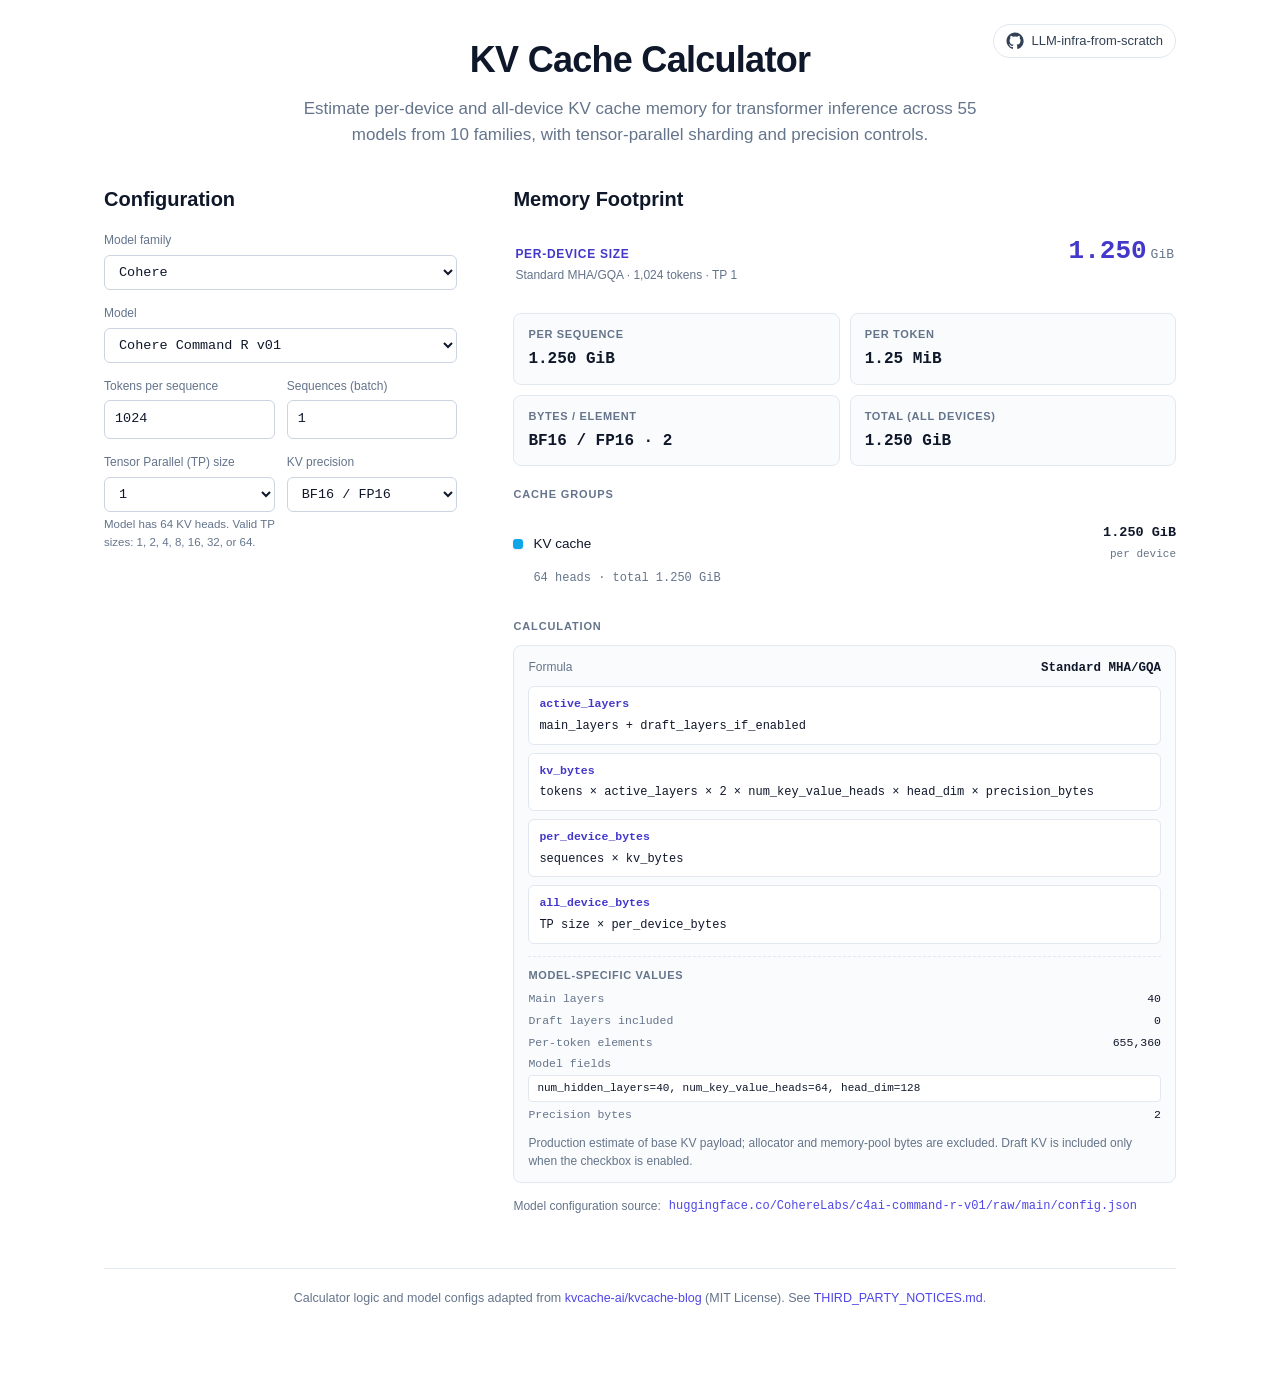
<file: kv-cache-calculator/index.html>
<!DOCTYPE html>
<html lang="en">
<head>
<meta charset="UTF-8" />
<meta name="viewport" content="width=device-width, initial-scale=1.0" />
<title>KV Cache Calculator</title>
<meta name="description" content="Per-device KV cache memory estimator for transformer inference across model families and tensor-parallel topologies." />
<link rel="icon" type="image/png" sizes="32x32" href="assets/favicon-32.png">
<link rel="icon" type="image/png" sizes="512x512" href="assets/kv-cache-icon-512.png">
<link rel="apple-touch-icon" sizes="180x180" href="assets/apple-touch-icon.png">
<style>
  :root {
    --bg: #ffffff;
    --card: #ffffff;
    --fg: #0f172a;
    --fg-2: #334155;
    --muted: #64748b;
    --border: #e2e8f0;
    --border-strong: #cbd5e1;
    --accent: #4f46e5;
    --accent-weak: #eef2ff;
    --accent-strong: #4338ca;
    --mono: ui-monospace, SFMono-Regular, Menlo, Monaco, Consolas, monospace;

    --c-kv:      #0ea5e9;
    --c-idx:     #a78bfa;
    --c-linear:  #f59e0b;
    --c-draft:   #ec4899;
  }
  * { box-sizing: border-box; }
  html, body {
    margin: 0; padding: 0;
    background: var(--bg); color: var(--fg);
    font-family: -apple-system, BlinkMacSystemFont, "Segoe UI", Roboto, Helvetica, Arial, sans-serif;
    font-size: 14px; line-height: 1.55;
    -webkit-font-smoothing: antialiased;
  }
  a { color: var(--accent); text-decoration: none; }
  a:hover { color: var(--accent-strong); text-decoration: underline; }
  code { background: #f1f5f9; padding: 1px 5px; border-radius: 3px; font-family: var(--mono); font-size: 12.5px; }

  .container { max-width: 1120px; margin: 0 auto; padding: 32px 24px 64px; position: relative; }

  .gh-link {
    position: absolute; top: 24px; right: 24px;
    color: var(--fg-2); display: inline-flex; align-items: center; gap: 8px;
    padding: 6px 12px; border: 1px solid var(--border);
    border-radius: 999px; font-size: 13px; font-weight: 500;
    transition: all 0.15s ease; text-decoration: none;
  }
  .gh-link:hover { color: var(--fg); border-color: var(--border-strong); background: #f8fafc; }
  .gh-link svg { display: block; }

  .page-head { margin-bottom: 28px; text-align: center; }
  .page-head h1 { font-size: 36px; font-weight: 700; margin: 0 0 8px; letter-spacing: -0.02em; color: var(--fg); }
  .page-head p { margin: 0 auto; color: var(--muted); font-size: 17px; max-width: 720px; }

  .layout { display: grid; grid-template-columns: minmax(300px, 0.8fr) 1.5fr; gap: 56px; }
  @media (max-width: 960px) { .layout { grid-template-columns: 1fr; gap: 20px; } }

  .panel { background: transparent; border: 0; padding: 8px 0 20px; }
  .panel h2 { font-size: 20px; font-weight: 600; margin: 0 0 16px; color: var(--fg); }

  .row { display: flex; gap: 12px; flex-wrap: wrap; margin-bottom: 14px; }
  .row > .field { flex: 1; min-width: 0; }
  .field { display: flex; flex-direction: column; }
  .field label { font-size: 12px; color: var(--muted); margin-bottom: 5px; font-weight: 500; }
  .field input, .field select {
    font: inherit; font-family: var(--mono); font-size: 13.5px;
    padding: 8px 10px;
    border: 1px solid var(--border-strong); border-radius: 6px;
    background: var(--card); color: var(--fg); width: 100%;
    transition: border-color 0.12s, box-shadow 0.12s;
  }
  .field input:focus, .field select:focus {
    outline: none; border-color: var(--accent);
    box-shadow: 0 0 0 3px var(--accent-weak);
  }
  .field .helper { font-size: 11.5px; color: var(--muted); margin-top: 4px; }

  .switch {
    display: inline-flex; align-items: center; gap: 10px;
    font-size: 13px; cursor: pointer; color: var(--fg-2);
    padding: 8px 2px;
  }
  .switch input {
    appearance: none; width: 34px; height: 18px; background: #cbd5e1;
    border-radius: 999px; position: relative; cursor: pointer; transition: background 0.15s;
  }
  .switch input:checked { background: var(--accent); }
  .switch input::before {
    content: ""; position: absolute; width: 14px; height: 14px; background: #fff;
    border-radius: 50%; top: 2px; left: 2px; transition: transform 0.15s ease;
  }
  .switch input:checked::before { transform: translateX(16px); }
  .switch small { display: block; color: var(--muted); font-size: 11px; margin-top: 2px; }

  /* Results */
  .result-head {
    padding: 0 2px 14px;
    margin-bottom: 14px;
    display: flex; align-items: baseline; justify-content: space-between; gap: 12px;
  }
  .result-head .k { font-size: 12px; color: var(--accent-strong); text-transform: uppercase; letter-spacing: 0.06em; font-weight: 600; }
  .result-head .sub { font-size: 12px; color: var(--muted); margin-top: 2px; }
  .result-head .v { font-family: var(--mono); font-size: 26px; font-weight: 700; color: var(--accent-strong); }
  .result-head .v .u { font-size: 13px; color: var(--muted); font-weight: 500; margin-left: 4px; }

  .metric-grid {
    display: grid; grid-template-columns: repeat(2, 1fr); gap: 10px;
    margin-bottom: 18px;
  }
  .metric {
    padding: 12px 14px; border: 1px solid var(--border); border-radius: 8px;
    background: #fafbfc;
  }
  .metric .m-label { font-size: 11px; color: var(--muted); text-transform: uppercase; letter-spacing: 0.06em; font-weight: 600; }
  .metric .m-val { font-family: var(--mono); font-size: 16px; font-weight: 600; color: var(--fg); margin-top: 4px; }
  .metric .m-sub { font-size: 11px; color: var(--muted); margin-top: 2px; font-family: var(--mono); }

  .section-title {
    font-size: 11px; font-weight: 600; color: var(--muted);
    text-transform: uppercase; letter-spacing: 0.08em;
    margin: 20px 0 10px;
  }

  .cache-list { list-style: none; padding: 0; margin: 0; }
  .cache-list li { padding: 10px 0; border-bottom: 1px dashed var(--border); font-size: 13.5px; }
  .cache-list li:last-child { border-bottom: 0; }
  .cache-list .primary { display: flex; align-items: center; gap: 10px; font-weight: 500; }
  .cache-list .primary .dot { width: 10px; height: 10px; border-radius: 3px; flex-shrink: 0; box-shadow: 0 1px 2px rgba(0,0,0,0.1); }
  .cache-list .primary .num { margin-left: auto; font-family: var(--mono); font-weight: 600; text-align: right; }
  .cache-list .secondary { font-size: 12px; color: var(--muted); margin-top: 4px; padding-left: 20px; font-family: var(--mono); }

  .formula-panel {
    border: 1px solid var(--border); border-radius: 8px;
    padding: 12px 14px; background: #fafbfc;
  }
  .formula-panel .panel-heading {
    display: flex; justify-content: space-between; align-items: baseline;
    font-size: 12px; color: var(--muted); margin-bottom: 8px;
  }
  .formula-panel .panel-heading strong {
    color: var(--fg); font-family: var(--mono); font-weight: 600; font-size: 12.5px;
  }
  .formula-panel .formula-rows {
    display: flex; flex-direction: column; gap: 8px;
  }
  .formula-panel .formula-row {
    border: 1px solid var(--border); border-radius: 6px;
    background: #fff; padding: 8px 10px;
  }
  .formula-panel .formula-row .fr-name {
    font-family: var(--mono); font-size: 11.5px; font-weight: 600;
    color: var(--accent-strong); margin-bottom: 4px;
  }
  .formula-panel .formula-row .fr-expr {
    font-family: var(--mono); font-size: 12px;
    color: var(--fg); word-break: break-word; white-space: normal;
  }
  .formula-panel .model-fields {
    margin-top: 12px; padding-top: 10px; border-top: 1px dashed var(--border);
  }
  .formula-panel .model-fields .mf-title {
    font-size: 11px; font-weight: 600; color: var(--muted);
    text-transform: uppercase; letter-spacing: 0.06em; margin-bottom: 6px;
  }
  .formula-panel .model-fields .mf-list {
    margin: 0; display: flex; flex-direction: column; gap: 4px;
    font-family: var(--mono); font-size: 11.5px;
  }
  .formula-panel .model-fields .mf-item {
    display: flex; justify-content: space-between; gap: 12px; align-items: baseline;
  }
  .formula-panel .model-fields .mf-label { color: var(--muted); flex-shrink: 0; }
  .formula-panel .model-fields .mf-value {
    color: var(--fg); text-align: right;
    word-break: break-word; min-width: 0;
  }
  .formula-panel .model-fields .mf-item.wrap { flex-direction: column; align-items: stretch; gap: 2px; }
  .formula-panel .model-fields .mf-item.wrap .mf-value {
    text-align: left; font-size: 11px; line-height: 1.55;
    padding: 4px 8px; background: #fff; border: 1px solid var(--border); border-radius: 4px;
  }
  .formula-panel .cache-note { margin: 10px 0 0; font-size: 12px; color: var(--muted); line-height: 1.5; }


  .source-row {
    margin-top: 14px; font-size: 12px; color: var(--muted);
    display: flex; gap: 8px; align-items: center;
  }
  .source-row a { font-family: var(--mono); font-size: 12px; }

  footer {
    margin-top: 32px; padding-top: 20px; border-top: 1px solid var(--border);
    text-align: center; font-size: 12.5px; color: var(--muted);
  }
  footer a { color: var(--accent); }
</style>
</head>
<body>
<div class="container">

  <a class="gh-link" href="https://github.com/alishafique3/LLM-infra-from-scratch" target="_blank" rel="noreferrer" title="View source on GitHub">
    <svg xmlns="http://www.w3.org/2000/svg" viewBox="0 0 24 24" width="18" height="18" fill="currentColor"><path d="M12 .5C5.73.5.67 5.56.67 11.83c0 5.02 3.25 9.28 7.77 10.78.57.1.78-.25.78-.55v-2.05c-3.17.69-3.84-1.36-3.84-1.36-.52-1.33-1.27-1.68-1.27-1.68-1.04-.71.08-.7.08-.7 1.15.08 1.75 1.18 1.75 1.18 1.02 1.75 2.68 1.24 3.33.95.1-.74.4-1.24.72-1.52-2.53-.29-5.2-1.27-5.2-5.63 0-1.24.44-2.26 1.17-3.06-.12-.29-.51-1.44.11-3 0 0 .96-.31 3.15 1.17a10.9 10.9 0 0 1 5.74 0c2.19-1.48 3.15-1.17 3.15-1.17.62 1.56.23 2.71.11 3 .73.8 1.17 1.82 1.17 3.06 0 4.37-2.68 5.33-5.22 5.61.41.35.78 1.05.78 2.12v3.15c0 .31.21.66.79.55 4.52-1.5 7.77-5.76 7.77-10.78C23.33 5.56 18.27.5 12 .5z"/></svg>
    <span>LLM-infra-from-scratch</span>
  </a>

  <div class="page-head">
    <h1>KV Cache Calculator</h1>
    <p>Estimate per-device and all-device KV cache memory for transformer inference across 55 models from 10 families, with tensor-parallel sharding and precision controls.</p>
  </div>

  <div class="layout">
    <!-- LEFT: CONFIGURATION -->
    <div>
      <div class="panel">
        <h2>Configuration</h2>

        <div class="row">
          <div class="field">
            <label for="family">Model family</label>
            <select id="family"></select>
          </div>
        </div>

        <div class="row">
          <div class="field">
            <label for="model">Model</label>
            <select id="model"></select>
          </div>
        </div>

        <div class="row">
          <div class="field">
            <label for="tokens">Tokens per sequence</label>
            <input type="number" id="tokens" min="1" step="1" value="1024" />
          </div>
          <div class="field">
            <label for="sequences">Sequences (batch)</label>
            <input type="number" id="sequences" min="1" step="1" value="1" />
          </div>
        </div>

        <div class="row">
          <div class="field">
            <label for="tp">Tensor Parallel (TP) size</label>
            <select id="tp"></select>
            <div class="helper" id="tp-help">TP sizes must divide the model's KV-head count evenly.</div>
          </div>
          <div class="field">
            <label for="precision">KV precision</label>
            <select id="precision">
              <option value="bf16_fp16">BF16 / FP16</option>
              <option value="fp8_int8">FP8 / INT8</option>
              <option value="fp4_int4">FP4 / INT4</option>
            </select>
          </div>
        </div>

        <div class="row" id="indexer-row" style="display:none;">
          <div class="field">
            <label for="indexer">Indexer precision</label>
            <select id="indexer">
              <option value="bf16_fp16">BF16 / FP16</option>
              <option value="fp8_int8">FP8 / INT8</option>
              <option value="fp4_int4">FP4 / INT4</option>
            </select>
            <div class="helper">DeepSeek V3.2 / V4 and GLM-5 use a separate indexer cache.</div>
          </div>
        </div>

        <div class="row" id="spec-row" style="display:none;">
          <div class="field">
            <label for="spec-model">Speculative model</label>
            <select id="spec-model"></select>
          </div>
          <div class="field">
            <label for="spec-tokens">Speculative tokens</label>
            <input type="number" id="spec-tokens" min="0" step="1" value="0" />
          </div>
        </div>

        <div class="row" id="draft-wrap" style="display:none;">
          <label class="switch">
            <input type="checkbox" id="draft" />
            <span><strong>Include draft KV cache</strong><small>Count MTP / draft layers alongside the main transformer.</small></span>
          </label>
        </div>

        <div class="row" id="linear-wrap" style="display:none;">
          <label class="switch">
            <input type="checkbox" id="linear" checked />
            <span><strong>Include linear-attention state</strong><small>Add Qwen convolution + recurrent runtime state.</small></span>
          </label>
        </div>
      </div>
    </div>

    <!-- RIGHT: RESULT -->
    <div>
      <div class="panel">
        <h2>Memory Footprint</h2>

        <div class="result-head">
          <div>
            <div class="k">PER-DEVICE SIZE</div>
            <div class="sub" id="summary-note">—</div>
          </div>
          <div class="v"><span id="per-device-val">0</span><span class="u">GiB</span></div>
        </div>

        <div class="metric-grid">
          <div class="metric">
            <div class="m-label">Per sequence</div>
            <div class="m-val" id="per-seq-val">—</div>
          </div>
          <div class="metric">
            <div class="m-label">Per token</div>
            <div class="m-val" id="per-token-val">—</div>
          </div>
          <div class="metric">
            <div class="m-label">Bytes / element</div>
            <div class="m-val" id="bpp-val">—</div>
          </div>
          <div class="metric">
            <div class="m-label">Total (all devices)</div>
            <div class="m-val" id="all-devices-val">—</div>
          </div>
        </div>

        <div class="section-title">Cache groups</div>
        <ul class="cache-list" id="cache-list"></ul>

        <div class="section-title">Calculation</div>
        <div class="formula-panel">
          <div class="panel-heading">
            <span>Formula</span>
            <strong id="formula-label">—</strong>
          </div>
          <div class="formula-rows" id="formula-rows"></div>
          <div class="model-fields" id="model-fields" style="display:none;">
            <div class="mf-title">Model-specific values</div>
            <div class="mf-list" id="model-fields-list"></div>
          </div>
          <p class="cache-note" id="cache-note"></p>
        </div>

        <div class="source-row">
          <span>Model configuration source:</span>
          <a id="source-link" href="#" target="_blank" rel="noreferrer">—</a>
        </div>

      </div>
    </div>
  </div>

  <footer>
    Calculator logic and model configs adapted from
    <a href="https://github.com/kvcache-ai/kvcache-blog/tree/d455485bd1c5265951849f011a60564da1b23cfe" target="_blank" rel="noreferrer">kvcache-ai/kvcache-blog</a>
    (MIT License).
    See <a href="THIRD_PARTY_NOTICES.md">THIRD_PARTY_NOTICES.md</a>.
  </footer>
</div>

<script src="assets/models.js"></script>
<script src="assets/calculator-core.js"></script>
<script src="assets/app.js"></script>
</body>
</html>
</file>
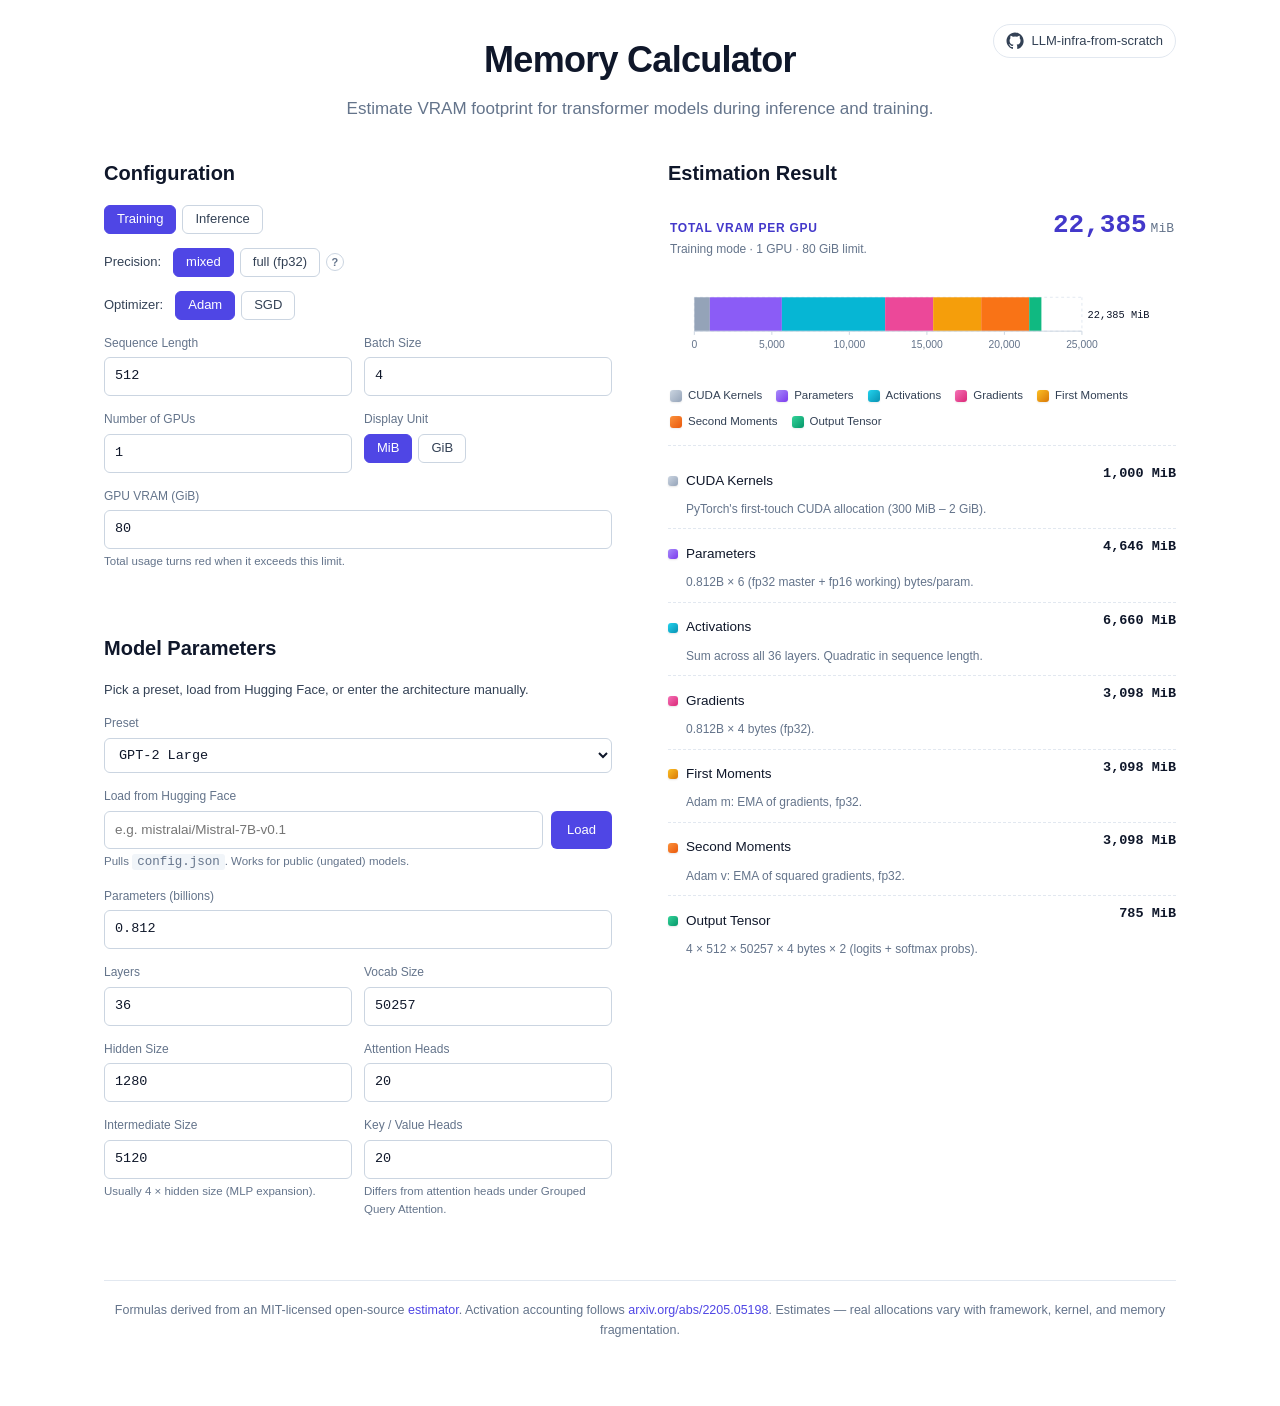
<file: memory-calculator/index.html>
<!DOCTYPE html>
<html lang="en">
<head>
<meta charset="UTF-8" />
<meta name="viewport" content="width=device-width, initial-scale=1.0" />
<title>Memory Calculator</title>
<style>
  :root {
    --bg: #ffffff;
    --card: #ffffff;
    --fg: #0f172a;
    --fg-2: #334155;
    --muted: #64748b;
    --border: #e2e8f0;
    --border-strong: #cbd5e1;
    --accent: #4f46e5;            /* indigo-600 */
    --accent-weak: #eef2ff;       /* indigo-50 */
    --accent-strong: #4338ca;     /* indigo-700 */
    --mono: ui-monospace, SFMono-Regular, Menlo, Monaco, Consolas, monospace;

    --c-cuda:   #94a3b8;          /* soft slate */
    --c-params: #8b5cf6;          /* vibrant violet */
    --c-act:    #06b6d4;          /* electric cyan */
    --c-kv:     #0ea5e9;          /* sky blue */
    --c-grad:   #ec4899;          /* hot pink */
    --c-m1:     #f59e0b;          /* warm amber */
    --c-m2:     #f97316;          /* zesty orange */
    --c-out:    #10b981;          /* fresh emerald */

    --g-cuda:   linear-gradient(135deg, #cbd5e1 0%, #94a3b8 100%);
    --g-params: linear-gradient(135deg, #a78bfa 0%, #7c3aed 100%);
    --g-act:    linear-gradient(135deg, #22d3ee 0%, #0891b2 100%);
    --g-kv:     linear-gradient(135deg, #38bdf8 0%, #0284c7 100%);
    --g-grad:   linear-gradient(135deg, #f472b6 0%, #db2777 100%);
    --g-m1:     linear-gradient(135deg, #fbbf24 0%, #d97706 100%);
    --g-m2:     linear-gradient(135deg, #fb923c 0%, #ea580c 100%);
    --g-out:    linear-gradient(135deg, #34d399 0%, #059669 100%);
  }
  * { box-sizing: border-box; }
  html, body {
    margin: 0; padding: 0;
    background: var(--bg); color: var(--fg);
    font-family: -apple-system, BlinkMacSystemFont, "Segoe UI", Roboto, Helvetica, Arial, sans-serif;
    font-size: 14px; line-height: 1.55;
    -webkit-font-smoothing: antialiased;
  }
  a { color: var(--accent); text-decoration: none; }
  a:hover { color: var(--accent-strong); text-decoration: underline; }
  code { background: #f1f5f9; padding: 1px 5px; border-radius: 3px; font-family: var(--mono); font-size: 12.5px; }

  .container { max-width: 1120px; margin: 0 auto; padding: 32px 24px 64px; position: relative; }

  .gh-link {
    position: absolute; top: 24px; right: 24px;
    color: var(--fg-2); display: inline-flex; align-items: center; gap: 8px;
    padding: 6px 12px; border: 1px solid var(--border);
    border-radius: 999px; font-size: 13px; font-weight: 500;
    transition: all 0.15s ease; text-decoration: none;
  }
  .gh-link:hover {
    color: var(--fg); border-color: var(--border-strong);
    background: #f8fafc;
  }
  .gh-link svg { display: block; }

  .page-head { margin-bottom: 28px; text-align: center; }
  .page-head h1 { font-size: 36px; font-weight: 700; margin: 0 0 8px; letter-spacing: -0.02em; color: var(--fg); }
  .page-head p { margin: 0 auto; color: var(--muted); font-size: 17px; max-width: 680px; }

  .layout { display: grid; grid-template-columns: 1fr 1fr; gap: 56px; }
  @media (max-width: 920px) { .layout { grid-template-columns: 1fr; gap: 20px; } }

  .panel {
    background: transparent; border: 0;
    border-radius: 0; padding: 8px 0 20px;
  }
  .panel + .panel { margin-top: 20px; }
  .panel h2 {
    font-size: 20px; font-weight: 600; margin: 0 0 16px;
    color: var(--fg);
  }

  /* Chip-style controls */
  .chips { display: flex; flex-wrap: wrap; gap: 6px; align-items: center; margin-bottom: 14px; }
  .chip-label { font-size: 13px; color: var(--fg-2); margin-right: 6px; font-weight: 500; }
  .chip {
    display: inline-flex; align-items: center; justify-content: center;
    padding: 5px 12px; border-radius: 6px; font-size: 13px; cursor: pointer;
    border: 1px solid var(--border-strong); color: var(--fg-2); background: var(--card);
    transition: all 0.12s ease; user-select: none; line-height: 1.3;
  }
  .chip:hover { border-color: var(--accent); color: var(--accent); background: var(--accent-weak); }
  .chip.active { background: var(--accent); color: #fff; border-color: var(--accent); }

  /* Fields */
  .row { display: flex; gap: 12px; flex-wrap: wrap; margin-bottom: 14px; }
  .row > .field { flex: 1; min-width: 0; }
  .field { display: flex; flex-direction: column; }
  .field label { font-size: 12px; color: var(--muted); margin-bottom: 5px; font-weight: 500; }
  .field input, .field select {
    font: inherit; font-family: var(--mono); font-size: 13.5px;
    padding: 8px 10px;
    border: 1px solid var(--border-strong); border-radius: 6px;
    background: var(--card); color: var(--fg); width: 100%;
    transition: border-color 0.12s, box-shadow 0.12s;
  }
  .field input:focus, .field select:focus {
    outline: none; border-color: var(--accent);
    box-shadow: 0 0 0 3px var(--accent-weak);
  }
  .field .helper { font-size: 11.5px; color: var(--muted); margin-top: 4px; }
  .field .helper.err { color: #dc2626; }

  /* Switch */
  .switch { display: inline-flex; align-items: center; gap: 8px; font-size: 13px; cursor: pointer; color: var(--fg-2); }
  .switch input { appearance: none; width: 34px; height: 18px; background: #cbd5e1; border-radius: 999px; position: relative; cursor: pointer; transition: background 0.15s; }
  .switch input:checked { background: var(--accent); }
  .switch input::before {
    content: ""; position: absolute; width: 14px; height: 14px; background: #fff;
    border-radius: 50%; top: 2px; left: 2px; transition: transform 0.15s ease;
  }
  .switch input:checked::before { transform: translateX(16px); }

  .help-icon {
    display: inline-flex; align-items: center; justify-content: center;
    width: 18px; height: 18px; border-radius: 50%; color: var(--muted);
    cursor: help; font-size: 11px; font-weight: 700;
    border: 1px solid var(--border-strong); background: var(--card);
  }
  .help-icon:hover { border-color: var(--accent); color: var(--accent); }

  .center-para { text-align: left; color: var(--fg-2); font-size: 13px; margin: 0 0 14px; }

  /* Results */
  .result-head {
    padding: 0 2px 14px;
    margin-bottom: 14px;
    display: flex; align-items: baseline; justify-content: space-between; gap: 12px;
  }
  .result-head .k { font-size: 12px; color: var(--accent-strong); text-transform: uppercase; letter-spacing: 0.06em; font-weight: 600; }
  .result-head .sub { font-size: 12px; color: var(--muted); margin-top: 2px; }
  .result-head .v { font-family: var(--mono); font-size: 26px; font-weight: 700; color: var(--accent-strong); transition: color 0.2s ease; }
  .result-head .v .u { font-size: 13px; color: var(--muted); font-weight: 500; margin-left: 4px; }
  .result-head.over .k { color: #b91c1c; }
  .result-head.over .v { color: #dc2626; }
  .result-head.over .sub { color: #b91c1c; }

  /* Chart (horizontal stacked bar) */
  /* Plot */
  .chart-wrap { margin-bottom: 14px; width: 100%; overflow: hidden; }
  .chart-wrap svg { width: 100%; height: auto; display: block; font-family: inherit; }
  .chart-wrap svg .grid { stroke: var(--border); stroke-dasharray: 3 3; stroke-width: 1; }
  .chart-wrap svg .axis { stroke: var(--border-strong); stroke-width: 1; }
  .chart-wrap svg .tick { stroke: var(--border-strong); stroke-width: 1; }
  .chart-wrap svg .tick-label { font-size: 11px; fill: var(--muted); }
  .chart-wrap svg .y-label { font-size: 12px; fill: var(--muted); }
  .chart-wrap svg .gpu-idx { font-size: 12px; fill: var(--fg-2); font-family: var(--mono); }
  .chart-wrap svg .seg { transition: width 0.4s cubic-bezier(0.22, 1, 0.36, 1); }
  .chart-wrap svg .gpu-total { font-size: 11px; font-family: var(--mono); fill: var(--fg); }
  .chart-wrap svg .gpu-total.over { fill: #dc2626; font-weight: 700; }

  /* Legend */
  .legend {
    display: flex; flex-wrap: wrap; gap: 8px 14px; justify-content: flex-start;
    padding: 10px 2px 14px; margin-bottom: 10px;
    border-bottom: 1px dashed var(--border);
  }
  .legend-item {
    display: inline-flex; align-items: center; gap: 6px;
    font-size: 11.5px; color: var(--fg-2);
  }
  .legend-sw {
    width: 12px; height: 12px; border-radius: 3px;
    box-shadow: 0 1px 2px rgba(0,0,0,0.08);
  }

  /* Legend/result list */
  .result-list { list-style: none; padding: 0; margin: 0; }
  .result-list li {
    padding: 10px 0; border-bottom: 1px dashed var(--border);
    font-size: 13.5px;
  }
  .result-list li:last-child { border-bottom: 0; }
  .result-list .primary {
    display: flex; align-items: center; gap: 8px;
    font-weight: 500; color: var(--fg);
  }
  .result-list .primary .dot {
    width: 10px; height: 10px; border-radius: 3px; flex-shrink: 0;
    box-shadow: 0 1px 2px rgba(0,0,0,0.1);
  }
  .result-list .primary .num {
    margin-left: auto; font-family: var(--mono); font-weight: 600;
    color: var(--fg);
    display: flex; flex-direction: column; align-items: flex-end;
    line-height: 1.2;
  }
  .result-list .primary .num .num-val { display: inline-block; min-width: 1ch; }
  .result-list .primary .num .num-sub {
    font-size: 10.5px; font-weight: 500; color: var(--muted);
    font-family: -apple-system, BlinkMacSystemFont, "Segoe UI", Roboto, sans-serif;
    letter-spacing: 0.02em; margin-top: 1px;
  }
  .result-list .secondary { font-size: 12px; color: var(--muted); margin-top: 4px; padding-left: 18px; }

  footer {
    margin-top: 28px; padding-top: 20px; border-top: 1px solid var(--border);
    text-align: center; font-size: 12.5px; color: var(--muted);
  }
  footer a { color: var(--accent); }
</style>
</head>
<body>
<div class="container">

  <a class="gh-link" href="https://github.com/alishafique3/LLM-infra-from-scratch" target="_blank" rel="noreferrer" title="View source on GitHub">
    <svg xmlns="http://www.w3.org/2000/svg" viewBox="0 0 24 24" width="18" height="18" fill="currentColor"><path d="M12 .5C5.73.5.67 5.56.67 11.83c0 5.02 3.25 9.28 7.77 10.78.57.1.78-.25.78-.55v-2.05c-3.17.69-3.84-1.36-3.84-1.36-.52-1.33-1.27-1.68-1.27-1.68-1.04-.71.08-.7.08-.7 1.15.08 1.75 1.18 1.75 1.18 1.02 1.75 2.68 1.24 3.33.95.1-.74.4-1.24.72-1.52-2.53-.29-5.2-1.27-5.2-5.63 0-1.24.44-2.26 1.17-3.06-.12-.29-.51-1.44.11-3 0 0 .96-.31 3.15 1.17a10.9 10.9 0 0 1 5.74 0c2.19-1.48 3.15-1.17 3.15-1.17.62 1.56.23 2.71.11 3 .73.8 1.17 1.82 1.17 3.06 0 4.37-2.68 5.33-5.22 5.61.41.35.78 1.05.78 2.12v3.15c0 .31.21.66.79.55 4.52-1.5 7.77-5.76 7.77-10.78C23.33 5.56 18.27.5 12 .5z"/></svg>
    <span>LLM-infra-from-scratch</span>
  </a>

  <div class="page-head">
    <h1>Memory Calculator</h1>
    <p>Estimate VRAM footprint for transformer models during inference and training.</p>
  </div>

  <div class="layout">
    <!-- LEFT: INPUTS -->
    <div>
      <div class="panel">
        <h2>Configuration</h2>

        <!-- Mode -->
        <div class="chips">
          <span class="chip active" id="chip-training">Training</span>
          <span class="chip" id="chip-inference">Inference</span>
        </div>

        <!-- Precision (training) -->
        <div class="chips" id="prec-training">
          <span class="chip-label">Precision:</span>
          <span class="chip active" data-tprec="mixed">mixed</span>
          <span class="chip" data-tprec="full">full (fp32)</span>
          <span class="help-icon" title="Mixed precision keeps fp32 master weights alongside fp16/bf16 working copy. Activations stored in half precision.">?</span>
        </div>

        <!-- Precision (inference) -->
        <div class="chips" id="prec-inference" style="display:none;">
          <span class="chip-label">Precision:</span>
          <span class="chip active" data-prec="half">fp16/bf16</span>
          <span class="chip" data-prec="full">fp32</span>
        </div>

        <!-- Optimizer -->
        <div class="chips" id="opt-row">
          <span class="chip-label">Optimizer:</span>
          <span class="chip active" data-opt="Adam">Adam</span>
          <span class="chip" data-opt="SGD">SGD</span>
          <label class="switch" id="sgd-momentum-wrap" style="display:none;">
            <input type="checkbox" id="sgd-momentum" checked /> momentum
          </label>
        </div>

        <!-- Sequence / Batch -->
        <div class="row">
          <div class="field">
            <label for="seq">Sequence Length</label>
            <input type="number" id="seq" value="512" min="0" />
            <div class="helper err" id="seq-err" style="display:none;">Must be greater than zero.</div>
          </div>
          <div class="field">
            <label for="batch" id="batch-label">Batch Size</label>
            <input type="number" id="batch" value="4" min="0" />
            <div class="helper err" id="batch-err" style="display:none;">Must be greater than zero.</div>
          </div>
        </div>

        <!-- GPUs + Display Unit -->
        <div class="row">
          <div class="field">
            <label for="gpus">Number of GPUs</label>
            <input type="number" id="gpus" value="1" min="0" />
            <div class="helper err" id="gpus-err" style="display:none;">Must be greater than zero.</div>
          </div>
          <div class="field">
            <label>Display Unit</label>
            <div class="chips" style="margin:0;">
              <span class="chip active" data-unit="MiB">MiB</span>
              <span class="chip" data-unit="GiB">GiB</span>
            </div>
          </div>
        </div>

        <!-- GPU VRAM capacity -->
        <div class="row">
          <div class="field">
            <label for="gpuVram">GPU VRAM (GiB)</label>
            <input type="number" id="gpuVram" value="80" min="0" step="1" />
            <div class="helper">Total usage turns red when it exceeds this limit.</div>
          </div>
        </div>

        <div class="chips" id="fsdp-row" style="display:none;">
          <span class="chip-label">Parallelism:</span>
          <span class="chip" data-par="ddp">DDP</span>
          <span class="chip" data-par="zero1">ZeRO-1</span>
          <span class="chip" data-par="zero2">ZeRO-2</span>
          <span class="chip active" data-par="zero3">ZeRO-3 / FSDP</span>
          <span class="help-icon" title="DDP: full replica on each GPU. ZeRO-1: shard optimizer states. ZeRO-2: shard optimizer states + gradients. ZeRO-3 / FSDP: shard optimizer states + gradients + parameters.">?</span>
        </div>

        <div class="chips" id="mp-row" style="display:none;">
          <label class="switch">
            <input type="checkbox" id="mp" checked /> Model Parallelism
          </label>
          <span class="help-icon" title="Split model layers across available GPUs (device_map='auto').">?</span>
        </div>
      </div>

      <div class="panel">
        <h2>Model Parameters</h2>
        <p class="center-para">Pick a preset, load from Hugging Face, or enter the architecture manually.</p>

        <div class="row">
          <div class="field">
            <label for="preset">Preset</label>
            <select id="preset"></select>
          </div>
        </div>

        <div class="row">
          <div class="field">
            <label for="hfId">Load from Hugging Face</label>
            <div style="display:flex; gap:8px;">
              <input type="text" id="hfId" placeholder="e.g. mistralai/Mistral-7B-v0.1" style="flex:1; font-family:inherit; font-size:13.5px; padding:8px 10px; border:1px solid var(--border-strong); border-radius:6px;" />
              <button id="hfLoad" type="button" class="chip active" style="padding:7px 16px; border:0; cursor:pointer;">Load</button>
            </div>
            <div class="helper" id="hfStatus">Pulls <code>config.json</code>. Works for public (ungated) models.</div>
          </div>
        </div>

        <div class="row">
          <div class="field">
            <label for="numParams">Parameters (billions)</label>
            <input type="number" id="numParams" step="0.001" min="0" />
          </div>
        </div>

        <div class="row">
          <div class="field">
            <label for="numLayers">Layers</label>
            <input type="number" id="numLayers" min="0" />
          </div>
          <div class="field">
            <label for="vocab">Vocab Size</label>
            <input type="number" id="vocab" min="0" />
          </div>
        </div>

        <div class="row">
          <div class="field">
            <label for="hidden">Hidden Size</label>
            <input type="number" id="hidden" min="0" />
          </div>
          <div class="field">
            <label for="heads">Attention Heads</label>
            <input type="number" id="heads" min="0" />
          </div>
        </div>

        <div class="row">
          <div class="field">
            <label for="inter">Intermediate Size</label>
            <input type="number" id="inter" min="0" />
            <div class="helper">Usually 4 × hidden size (MLP expansion).</div>
          </div>
          <div class="field">
            <label for="kvHeads">Key / Value Heads</label>
            <input type="number" id="kvHeads" min="0" />
            <div class="helper">Differs from attention heads under Grouped Query Attention.</div>
          </div>
        </div>
      </div>
    </div>

    <!-- RIGHT: RESULTS -->
    <div>
      <div class="panel">
        <h2>Estimation Result</h2>

        <div class="result-head">
          <div>
            <div class="k">Total VRAM per GPU</div>
            <div class="sub" id="summary-note">—</div>
          </div>
          <div class="v"><span id="total-val">0</span><span class="u" id="total-unit">MiB</span></div>
        </div>

        <div class="chart-wrap" id="chart"></div>

        <div class="legend" id="legend"></div>

        <ul class="result-list" id="results"></ul>
      </div>
    </div>
  </div>

  <footer>
    Formulas derived from an MIT-licensed open-source <a href="https://github.com/furiousteabag/vram-calculator/blob/main/app/_lib/index.ts" target="_blank" rel="noreferrer">estimator</a>. Activation accounting follows
    <a href="https://arxiv.org/abs/2205.05198" target="_blank" rel="noreferrer">arxiv.org/abs/2205.05198</a>.
    Estimates — real allocations vary with framework, kernel, and memory fragmentation.
  </footer>
</div>

<script>
/* Memory Calculator — original UI, open-source formulas (MIT) */

const PRESETS = [
  // --- Popular open-source LLMs (ungated) ---
  { label: "Qwen 2.5 — 72B",         m: { numParams: 72.7,  numLayers: 80, vocabSize: 152064, hiddenSize: 8192, intermediateSize: 29568, numAttentionHeads: 64, numKeyValueHeads: 8  } },
  { label: "Qwen 2.5 — 32B",         m: { numParams: 32.5,  numLayers: 64, vocabSize: 152064, hiddenSize: 5120, intermediateSize: 27648, numAttentionHeads: 40, numKeyValueHeads: 8  } },
  { label: "Qwen 2.5 — 14B",         m: { numParams: 14.7,  numLayers: 48, vocabSize: 152064, hiddenSize: 5120, intermediateSize: 13824, numAttentionHeads: 40, numKeyValueHeads: 8  } },
  { label: "Qwen 2.5 — 7B",          m: { numParams: 7.62,  numLayers: 28, vocabSize: 152064, hiddenSize: 3584, intermediateSize: 18944, numAttentionHeads: 28, numKeyValueHeads: 4  } },
  { label: "Gemma 2 — 27B",          m: { numParams: 27.2,  numLayers: 46, vocabSize: 256000, hiddenSize: 4608, intermediateSize: 36864, numAttentionHeads: 32, numKeyValueHeads: 16 } },
  { label: "Gemma 2 — 9B",           m: { numParams: 9.24,  numLayers: 42, vocabSize: 256000, hiddenSize: 3584, intermediateSize: 14336, numAttentionHeads: 16, numKeyValueHeads: 8  } },
  { label: "Phi-3 Medium — 14B",     m: { numParams: 14.0,  numLayers: 40, vocabSize: 32064,  hiddenSize: 5120, intermediateSize: 17920, numAttentionHeads: 40, numKeyValueHeads: 10 } },
  { label: "Phi-3 Mini — 3.8B",      m: { numParams: 3.82,  numLayers: 32, vocabSize: 32064,  hiddenSize: 3072, intermediateSize: 8192,  numAttentionHeads: 32, numKeyValueHeads: 32 } },
  { label: "Mistral — 7B v0.1",      m: { numParams: 7.51,  numLayers: 32, vocabSize: 32000,  hiddenSize: 4096, intermediateSize: 14336, numAttentionHeads: 32, numKeyValueHeads: 8  } },
  { label: "DeepSeek-Coder-V2 Lite", m: { numParams: 15.7,  numLayers: 27, vocabSize: 102400, hiddenSize: 2048, intermediateSize: 10944, numAttentionHeads: 16, numKeyValueHeads: 16 } },
  // --- Llama family (gated on HF, included for size reference) ---
  { label: "Llama 2 — 70B",     m: { numParams: 70,     numLayers: 80, vocabSize: 32000,  hiddenSize: 8192, intermediateSize: 28672, numAttentionHeads: 64, numKeyValueHeads: 8  } },
  { label: "Llama 2 — 13B",     m: { numParams: 13.058, numLayers: 40, vocabSize: 32000,  hiddenSize: 5120, intermediateSize: 13824, numAttentionHeads: 40, numKeyValueHeads: 40 } },
  { label: "Llama 2 — 7B",      m: { numParams: 6.772,  numLayers: 32, vocabSize: 32000,  hiddenSize: 4096, intermediateSize: 11008, numAttentionHeads: 32, numKeyValueHeads: 32 } },
  // --- Phi (older) ---
  { label: "Phi-2 — 2.7B",      m: { numParams: 2.78,   numLayers: 32, vocabSize: 51200,  hiddenSize: 2560, intermediateSize: 4*2560, numAttentionHeads: 32, numKeyValueHeads: 32 } },
  { label: "Phi-1.5 — 1.4B",    m: { numParams: 1.418,  numLayers: 24, vocabSize: 51200,  hiddenSize: 2048, intermediateSize: 4*2048, numAttentionHeads: 32, numKeyValueHeads: 32 } },
  // --- GPT-2 family ---
  { label: "GPT-2 XL — 1.6B",   m: { numParams: 1.608,  numLayers: 48, vocabSize: 50257,  hiddenSize: 1600, intermediateSize: 4*1600, numAttentionHeads: 25, numKeyValueHeads: 25 } },
  { label: "GPT-2 Large",       m: { numParams: 0.812,  numLayers: 36, vocabSize: 50257,  hiddenSize: 1280, intermediateSize: 4*1280, numAttentionHeads: 20, numKeyValueHeads: 20 } },
  { label: "GPT-2 Medium",      m: { numParams: 0.380,  numLayers: 24, vocabSize: 50257,  hiddenSize: 1024, intermediateSize: 4*1024, numAttentionHeads: 16, numKeyValueHeads: 16 } },
  { label: "GPT-2 Small",       m: { numParams: 0.137,  numLayers: 12, vocabSize: 50257,  hiddenSize: 768,  intermediateSize: 4*768,  numAttentionHeads: 12, numKeyValueHeads: 12 } },
];

const Precision = { full: "full", mixed: "mixed", half: "half" };
const Optimizer = { Adam: "Adam", SGD: "SGD" };
const MIB = 2**20, GIB = 2**30;

const COLOR = {
  cudaKernels: "var(--c-cuda)",
  parameters:  "var(--c-params)",
  activations: "var(--c-act)",
  kvCache:     "var(--c-kv)",
  gradients:   "var(--c-grad)",
  firstMoments:"var(--c-m1)",
  secondMoments:"var(--c-m2)",
  outputs:     "var(--c-out)",
};
const GRAD = {
  cudaKernels: "var(--g-cuda)",
  parameters:  "var(--g-params)",
  activations: "var(--g-act)",
  kvCache:     "var(--g-kv)",
  gradients:   "var(--g-grad)",
  firstMoments:"var(--g-m1)",
  secondMoments:"var(--g-m2)",
  outputs:     "var(--g-out)",
};

// Previous values for change-detection (drives flash animations)
const prev = { total: null, byKey: {} };
const LABEL = {
  cudaKernels:  "CUDA Kernels",
  parameters:   "Parameters",
  activations:  "Activations",
  kvCache:      "KV Cache",
  gradients:    "Gradients",
  firstMoments: "First Moments",
  secondMoments:"Second Moments",
  outputs:      "Output Tensor",
};

const state = {
  isTraining: true,
  inferencePrecision: Precision.half,
  trainingPrecision: Precision.mixed,
  optimizer: Optimizer.Adam,
  optimizerSGDMomentum: true,
  sequenceLength: 512,
  batchSize: 4,
  numGPUs: 1,
  gpuVramGiB: 80,
  trainingParallelism: "zero3",   // ddp | zero1 | zero2 | zero3
  isInferenceModelParallelism: true,
  unit: "MiB",
  presetIndex: 16, // GPT-2 Large
  modelConfig: { ...PRESETS[16].m },
};

/*
 * ZeRO sharding matrix (training, numGPUs > 1):
 *   DDP     — nothing sharded
 *   ZeRO-1  — optimizer states sharded
 *   ZeRO-2  — optimizer states + gradients sharded
 *   ZeRO-3  — optimizer states + gradients + parameters sharded (== FSDP Full Shard)
 */
function shardDivisors() {
  const n = state.numGPUs;
  if (state.isTraining) {
    if (n <= 1) return { params: 1, grads: 1, optim: 1 };
    switch (state.trainingParallelism) {
      case "ddp":   return { params: 1, grads: 1, optim: 1 };
      case "zero1": return { params: 1, grads: 1, optim: n };
      case "zero2": return { params: 1, grads: n, optim: n };
      case "zero3": return { params: n, grads: n, optim: n };
    }
  }
  // inference
  const parallel = n > 1 && state.isInferenceModelParallelism;
  return { params: parallel ? n : 1, grads: 1, optim: 1 };
}

const $ = id => document.getElementById(id);
const round = (n, d) => Number(n.toFixed(d));
const fmt = n => n == null ? "–" : String(n).replace(/\B(?=(\d{3})+(?!\d))/g, ",");


/* ===== Core formulas (open-source, MIT) ===== */
function estimate() {
  const { numParams, vocabSize } = state.modelConfig;
  const { optimizer, optimizerSGDMomentum, batchSize, sequenceLength,
          isTraining, trainingPrecision, inferencePrecision, unit } = state;

  const bppParams = isTraining
    ? (trainingPrecision === Precision.mixed ? 6 : 4)
    : (inferencePrecision === Precision.full ? 4 : 2);
  const shard = shardDivisors();
  const div = unit === "MiB" ? MIB : GIB;
  const prec = unit === "MiB" ? 0 : 3;

  const cudaKernels   = 1000 * MIB;
  const parameters    = (bppParams * numParams * 1e9) / shard.params;
  const activations   = activationsBytes();
  const outputs       = 4 * batchSize * sequenceLength * vocabSize * (isTraining ? 2 : 1);
  const gradients     = (4 * numParams * 1e9) / shard.grads;
  const firstMoments  = (4 * numParams * 1e9) / shard.optim;
  const secondMoments = (4 * numParams * 1e9) / shard.optim;
  const kvCache       = kvCacheBytes();

  return {
    cudaKernels:   round(cudaKernels / div, prec),
    parameters:    round(parameters / div, prec),
    outputs:       round(outputs / div, prec),
    activations:   round(activations / div, prec),
    kvCache:       !isTraining ? round(kvCache / div, prec) : undefined,
    gradients:     isTraining ? round(gradients / div, prec) : undefined,
    firstMoments:  isTraining && ((optimizer===Optimizer.SGD && optimizerSGDMomentum) || optimizer===Optimizer.Adam)
                     ? round(firstMoments / div, prec) : undefined,
    secondMoments: isTraining && optimizer===Optimizer.Adam ? round(secondMoments / div, prec) : undefined,
  };
}

/* KV Cache — autoregressive attention cache during generation.
 * Formula: 2 (K + V) × L × B × seq × num_kv_heads × head_dim × bytes_per_elem
 */
function kvCacheBytes() {
  const { hiddenSize, numAttentionHeads, numKeyValueHeads, numLayers } = state.modelConfig;
  const { batchSize: b, sequenceLength: s, inferencePrecision } = state;
  const bpp = inferencePrecision === Precision.full ? 4 : 2;
  const headDim = hiddenSize / numAttentionHeads;
  return 2 * numLayers * b * s * numKeyValueHeads * headDim * bpp;
}

function activationsBytes() {
  const { hiddenSize, numAttentionHeads, numKeyValueHeads, intermediateSize, numLayers } = state.modelConfig;
  const { batchSize: b, sequenceLength: s, isTraining, trainingPrecision, inferencePrecision } = state;
  const bpp = ((isTraining && trainingPrecision===Precision.mixed) ||
               (!isTraining && inferencePrecision!==Precision.full)) ? 2 : 4;
  const hd = hiddenSize / numAttentionHeads;

  const attnIn    = bpp * b * s * hiddenSize;
  const q         = bpp * b * s * hd * numAttentionHeads;
  const k         = bpp * b * s * hd * numKeyValueHeads;
  const softOut   = bpp * b * numAttentionHeads * s * s;
  const softMask  = 1   * b * numAttentionHeads * s * s;
  const dropOut   = bpp * b * numAttentionHeads * s * s;
  const v         = bpp * b * s * hd * numKeyValueHeads;
  const outProjIn = bpp * b * s * numAttentionHeads * hd;
  const attnDrop  = 1   * b * s * hiddenSize;
  const attnBlock = attnIn + q + k + softOut + v + outProjIn + softMask + dropOut + attnDrop;

  const mlpIn   = bpp * b * s * hiddenSize;
  const actIn   = bpp * b * s * intermediateSize;
  const downIn  = bpp * b * s * intermediateSize;
  const dropM   = 1   * b * s * hiddenSize;
  const mlpBlock = mlpIn + actIn + downIn + dropM;

  const layerNorms = bpp * b * s * hiddenSize * 2;
  const layer = attnBlock + mlpBlock + layerNorms;
  return isTraining ? layer * numLayers : layer;
}

function totalPerGPU(r, isFirst) {
  const p = state.unit === "MiB" ? 0 : 3;
  return round(
    r.cudaKernels + r.parameters +
    (r.outputs || 0) * Number(isFirst) +
    (r.activations || 0) + (r.kvCache || 0) + (r.gradients || 0) +
    (r.firstMoments || 0) + (r.secondMoments || 0),
    p
  );
}

function componentList(r) {
  return [
    ["cudaKernels",  r.cudaKernels],
    ["parameters",   r.parameters],
    ["activations",  r.activations],
    ["kvCache",      r.kvCache],
    ["gradients",    r.gradients],
    ["firstMoments", r.firstMoments],
    ["secondMoments",r.secondMoments],
    ["outputs",      r.outputs],
  ].filter(([,v]) => v != null && v > 0);
}

/* ===== Render ===== */
function render() {
  // Visibility
  $("prec-training").style.display  = state.isTraining ? "flex" : "none";
  $("prec-inference").style.display = state.isTraining ? "none" : "flex";
  $("opt-row").style.display        = state.isTraining ? "flex" : "none";
  $("sgd-momentum-wrap").style.display = (state.isTraining && state.optimizer === "SGD") ? "inline-flex" : "none";
  $("fsdp-row").style.display       = (state.isTraining && state.numGPUs > 1) ? "flex" : "none";
  $("mp-row").style.display         = (!state.isTraining && state.numGPUs > 1) ? "flex" : "none";
  $("batch-label").textContent      = state.numGPUs > 1 ? "Per-GPU Batch Size" : "Batch Size";
  $("total-unit").textContent       = state.unit;

  // Highlight chips
  $("chip-training").classList.toggle("active", state.isTraining);
  $("chip-inference").classList.toggle("active", !state.isTraining);
  document.querySelectorAll("[data-tprec]").forEach(c => c.classList.toggle("active", c.dataset.tprec === state.trainingPrecision));
  document.querySelectorAll("[data-prec]").forEach(c => c.classList.toggle("active", c.dataset.prec === state.inferencePrecision));
  document.querySelectorAll("[data-opt]").forEach(c => c.classList.toggle("active", c.dataset.opt === state.optimizer));
  document.querySelectorAll("[data-unit]").forEach(c => c.classList.toggle("active", c.dataset.unit === state.unit));
  document.querySelectorAll("[data-par]").forEach(c => c.classList.toggle("active", c.dataset.par === state.trainingParallelism));

  // Errors
  $("seq-err").style.display   = state.sequenceLength <= 0 ? "block" : "none";
  $("batch-err").style.display = state.batchSize <= 0 ? "block" : "none";
  $("gpus-err").style.display  = state.numGPUs <= 0 ? "block" : "none";

  // Validate
  const mc = state.modelConfig;
  const invalid = state.sequenceLength<=0 || state.batchSize<=0 || state.numGPUs<=0 ||
    mc.numParams<=0 || mc.hiddenSize<=0 || mc.numAttentionHeads<=0 ||
    mc.numLayers<=0 || mc.vocabSize<=0 || mc.intermediateSize<=0 || mc.numKeyValueHeads<=0;

  if (invalid) {
    $("total-val").textContent = "–";
    $("summary-note").textContent = "—";
    $("chart").innerHTML = ""; $("legend").innerHTML = ""; $("results").innerHTML = "";
    prev.total = null; prev.byKey = {};
    return;
  }

  const r = estimate();
  const items = componentList(r);
  const gpu0 = totalPerGPU(r, true);
  const gpuOther = totalPerGPU(r, false);

  $("total-val").textContent = fmt(gpu0);
  prev.total = gpu0;

  // Convert the user-set GPU VRAM limit into the currently-displayed unit
  const limit = state.unit === "MiB" ? state.gpuVramGiB * 1024 : state.gpuVramGiB;
  const overGpu0 = state.gpuVramGiB > 0 && gpu0 > limit;
  const overOther = state.gpuVramGiB > 0 && gpuOther > limit;
  document.querySelector(".result-head").classList.toggle("over", overGpu0);

  const limitTxt = `${state.gpuVramGiB} GiB limit`;
  $("summary-note").textContent = overGpu0
    ? `Exceeds ${limitTxt} on GPU 0${state.numGPUs > 1 ? ` (others ${fmt(gpuOther)} ${state.unit}${overOther ? ', also over' : ''})` : ''}.`
    : state.numGPUs > 1
      ? `GPU 0 holds the output tensor; other GPUs use ${fmt(gpuOther)} ${state.unit}. Limit ${limitTxt}.`
      : `${state.isTraining ? "Training" : "Inference"} mode · 1 GPU · ${limitTxt}.`;

  renderLegend(items);
  renderChart(items, gpu0, gpuOther);
  renderResults(r, items);
}

/* Nice-looking tick values covering [0, max], aiming for ~targetCount ticks. */
function niceTicks(max, targetCount = 5) {
  if (!(max > 0)) return [0];
  const roughStep = max / (targetCount - 1);
  const pow10 = Math.pow(10, Math.floor(Math.log10(roughStep)));
  const norm = roughStep / pow10;
  const step =
    norm < 1.5 ? 1 * pow10 :
    norm < 3   ? 2 * pow10 :
    norm < 7   ? 5 * pow10 :
                 10 * pow10;
  const niceMax = Math.ceil(max / step) * step;
  const ticks = [];
  for (let v = 0; v <= niceMax + step / 2; v += step) ticks.push(Math.round(v));
  return ticks;
}

/* Per-rect requestAnimationFrame tween state */
const _chartTweens = new WeakMap();
const SVG_NS = "http://www.w3.org/2000/svg";

function tweenRect(rect, targetX, targetW, onDone) {
  const prev = _chartTweens.get(rect);
  if (prev) cancelAnimationFrame(prev);
  const fromX = Number(rect.getAttribute("x")) || 0;
  const fromW = Number(rect.getAttribute("width")) || 0;
  if (Math.abs(fromX - targetX) < 0.1 && Math.abs(fromW - targetW) < 0.1) {
    rect.setAttribute("x", targetX); rect.setAttribute("width", targetW);
    if (onDone) onDone();
    return;
  }
  const t0 = performance.now();
  const dur = 420;
  (function step(t) {
    const p = Math.min(1, (t - t0) / dur);
    const e = 1 - Math.pow(1 - p, 3);  // easeOutCubic
    rect.setAttribute("x", (fromX + (targetX - fromX) * e).toFixed(2));
    rect.setAttribute("width", Math.max(0, fromW + (targetW - fromW) * e).toFixed(2));
    if (p < 1) _chartTweens.set(rect, requestAnimationFrame(step));
    else { _chartTweens.delete(rect); if (onDone) onDone(); }
  })(t0);
}

function renderChart(items, gpu0, gpuOther) {
  const n = state.numGPUs;
  const chart = $("chart");

  // Per-GPU totals
  const perGpu = [];
  for (let i = 0; i < n; i++) perGpu.push(i === 0 ? gpu0 : gpuOther);
  const dataMax = Math.max(...perGpu, 1);
  const ticks = niceTicks(dataMax, 5);
  const niceMax = ticks[ticks.length - 1] || dataMax;

  // SVG coord system
  const W  = 540;
  const ml = n > 1 ? 56 : 28;
  const mr = 100;
  const mt = 12;
  const mb = 34;
  const rowH   = n > 1 ? 30 : 36;
  const rowGap = 10;
  const chartH = n * rowH + Math.max(0, n - 1) * rowGap;
  const H  = mt + chartH + mb;
  const plotW = W - ml - mr;
  const scaleX = v => (v / niceMax) * plotW;
  const limit = state.unit === "MiB" ? state.gpuVramGiB * 1024 : state.gpuVramGiB;

  // (Re)build SVG skeleton if dimensions changed
  let svg = chart.querySelector("svg");
  const vb = `0 0 ${W} ${H}`;
  if (!svg || svg.getAttribute("viewBox") !== vb) {
    chart.innerHTML =
      `<svg viewBox="${vb}" preserveAspectRatio="xMidYMid meet">` +
        `<g class="bg"></g>` +
        `<g class="bars"></g>` +
        `<g class="fg"></g>` +
      `</svg>`;
    svg = chart.querySelector("svg");
  }
  const bg = svg.querySelector(".bg");
  const bars = svg.querySelector(".bars");
  const fg = svg.querySelector(".fg");

  // Background layer: Y label, gridlines, GPU index labels
  const bgParts = [];
  if (n > 1) {
    const cy = mt + chartH / 2;
    bgParts.push(`<text class="y-label" x="10" y="${cy}" transform="rotate(-90 10 ${cy})" text-anchor="middle">GPU Index</text>`);
  }
  ticks.forEach(t => {
    const x = ml + scaleX(t);
    bgParts.push(`<line class="grid" x1="${x}" y1="${mt}" x2="${x}" y2="${mt + chartH}" />`);
  });
  bgParts.push(`<line class="grid" x1="${ml}" y1="${mt}" x2="${ml + plotW}" y2="${mt}" />`);
  bgParts.push(`<line class="grid" x1="${ml}" y1="${mt + chartH}" x2="${ml + plotW}" y2="${mt + chartH}" />`);
  if (n > 1) {
    for (let gpuIdx = 0; gpuIdx < n; gpuIdx++) {
      const y = mt + (n - 1 - gpuIdx) * (rowH + rowGap);
      bgParts.push(`<text class="gpu-idx" x="${ml - 10}" y="${y + rowH / 2 + 4}" text-anchor="end">${gpuIdx}</text>`);
    }
  }
  bg.innerHTML = bgParts.join("");

  // Bars layer: reconcile rects by key, tween x/width
  const targets = [];
  for (let gpuIdx = 0; gpuIdx < n; gpuIdx++) {
    const y = mt + (n - 1 - gpuIdx) * (rowH + rowGap);
    let cum = 0;
    items.forEach(([k, v]) => {
      const vv = (k === "outputs" && gpuIdx !== 0) ? 0 : v;
      if (vv <= 0) return;
      targets.push({
        id: `${k}-${gpuIdx}`, k, y, rowH, vv,
        x: ml + scaleX(cum),
        w: scaleX(vv),
      });
      cum += vv;
    });
  }
  const targetIds = new Set(targets.map(t => t.id));
  const existing = new Map();
  Array.from(bars.children).forEach(el => existing.set(el.getAttribute("data-key"), el));

  // Fade out and remove rects no longer in the data
  existing.forEach((rect, id) => {
    if (!targetIds.has(id)) {
      const fromX = Number(rect.getAttribute("x")) || 0;
      tweenRect(rect, fromX, 0, () => rect.remove());
    }
  });

  // Create or update each target rect
  targets.forEach(t => {
    let rect = existing.get(t.id);
    if (!rect) {
      rect = document.createElementNS(SVG_NS, "rect");
      rect.setAttribute("class", "seg");
      rect.setAttribute("data-key", t.id);
      rect.setAttribute("x", t.x);
      rect.setAttribute("y", t.y);
      rect.setAttribute("width", 0);
      rect.setAttribute("height", t.rowH);
      rect.setAttribute("fill", COLOR[t.k]);
      const title = document.createElementNS(SVG_NS, "title");
      rect.appendChild(title);
      bars.appendChild(rect);
    }
    rect.setAttribute("y", t.y);
    rect.setAttribute("height", t.rowH);
    rect.setAttribute("fill", COLOR[t.k]);
    const title = rect.querySelector("title");
    if (title) title.textContent = `${LABEL[t.k]}: ${fmt(t.vv)} ${state.unit}`;
    tweenRect(rect, t.x, t.w);
  });

  // Foreground: axis line, ticks, per-GPU totals
  const fgParts = [];
  const axisY = mt + chartH;
  fgParts.push(`<line class="axis" x1="${ml}" y1="${axisY}" x2="${ml + plotW}" y2="${axisY}" />`);
  ticks.forEach(t => {
    const x = ml + scaleX(t);
    fgParts.push(`<line class="tick" x1="${x}" y1="${axisY}" x2="${x}" y2="${axisY + 4}" />`);
    fgParts.push(`<text class="tick-label" x="${x}" y="${axisY + 18}" text-anchor="middle">${fmt(t)}</text>`);
  });
  for (let gpuIdx = 0; gpuIdx < n; gpuIdx++) {
    const y = mt + (n - 1 - gpuIdx) * (rowH + rowGap);
    const total = perGpu[gpuIdx];
    const over = state.gpuVramGiB > 0 && total > limit;
    fgParts.push(`<text class="gpu-total ${over ? 'over' : ''}" x="${ml + plotW + 6}" y="${y + rowH / 2 + 4}">${fmt(total)} ${state.unit}</text>`);
  }
  fg.innerHTML = fgParts.join("");
}

function renderLegend(items) {
  const html = items.map(([k], idx) => `
    <span class="legend-item" style="animation-delay:${idx * 30}ms;">
      <span class="legend-sw" style="background:${GRAD[k]}"></span>
      ${LABEL[k]}
    </span>
  `).join("");
  $("legend").innerHTML = html;
}

function renderResults(r, items) {
  const perGpu = state.numGPUs > 1 ? "per GPU" : "";
  const nParams = state.modelConfig.numParams;
  const bppParams = state.isTraining
    ? (state.trainingPrecision === Precision.mixed ? "6 (fp32 master + fp16 working)" : "4")
    : (state.inferencePrecision === Precision.full ? "4" : "2");
  const sh = shardDivisors();
  const divStr = d => d > 1 ? ` ÷ ${d} GPUs` : "";
  const paramDiv = divStr(sh.params);
  const gradDiv  = divStr(sh.grads);
  const optDiv   = divStr(sh.optim);

  const mc = state.modelConfig;
  const kvBpp = state.inferencePrecision === Precision.full ? 4 : 2;
  const headDim = mc.hiddenSize && mc.numAttentionHeads ? (mc.hiddenSize / mc.numAttentionHeads) : 0;

  const desc = {
    cudaKernels: `PyTorch's first-touch CUDA allocation (300 MiB – 2 GiB).`,
    parameters: `${nParams}B × ${bppParams} bytes/param${paramDiv}.`,
    activations: state.isTraining
      ? `Sum across all ${mc.numLayers} layers. Quadratic in sequence length.`
      : `Largest single-layer activations. Quadratic in sequence length.`,
    kvCache: `2 (K + V) × ${mc.numLayers} layers × ${state.batchSize} × ${state.sequenceLength} × ${mc.numKeyValueHeads} kv-heads × ${headDim} head-dim × ${kvBpp} bytes.`,
    gradients: `${nParams}B × 4 bytes (fp32)${gradDiv}.`,
    firstMoments: state.optimizer === "Adam"
      ? `Adam m: EMA of gradients, fp32${optDiv}.`
      : `SGD momentum buffer, fp32${optDiv}.`,
    secondMoments: `Adam v: EMA of squared gradients, fp32${optDiv}.`,
    outputs: state.isTraining
      ? `${state.batchSize} × ${state.sequenceLength} × ${mc.vocabSize} × 4 bytes × 2 (logits + softmax probs).`
      : `${state.batchSize} × ${state.sequenceLength} × ${mc.vocabSize} × 4 bytes.`,
  };

  const resultsEl = $("results");
  // If row count or key order changed, rebuild DOM; else reuse nodes to tween values
  const sameKeys = resultsEl.children.length === items.length &&
    Array.from(resultsEl.children).every((li, i) => li.dataset.key === items[i][0]);

  if (!sameKeys) {
    resultsEl.innerHTML = items.map(([k, v]) => `
      <li data-key="${k}">
        <div class="primary">
          <span class="dot" style="background:${GRAD[k]}"></span>
          <span>${LABEL[k]}</span>
          <span class="num">
            <span class="num-main"><span class="num-val">${fmt(v)}</span> <span class="num-unit">${state.unit}</span></span>
            <span class="num-sub">${perGpu || " "}</span>
          </span>
        </div>
        <div class="secondary">${desc[k] || ""}</div>
      </li>
    `).join("");
  }

  items.forEach(([k, v]) => {
    const li = resultsEl.querySelector(`li[data-key="${k}"]`);
    if (!li) return;
    li.querySelector(".secondary").textContent = desc[k] || "";
    li.querySelector(".num-val").textContent = fmt(v);
    li.querySelector(".num-unit").textContent = state.unit;
    li.querySelector(".num-sub").textContent = perGpu || " ";
  });

  // Remember current values for next render diff
  prev.byKey = Object.fromEntries(items);
}

/* ===== Wiring ===== */
function bindNum(id, setter) {
  const el = $(id);
  el.addEventListener("input", () => {
    const v = Number(el.value);
    if (v >= 0) setter(v);
    render();
  });
}

function applyPreset(i) {
  state.presetIndex = i;
  state.modelConfig = { ...PRESETS[i].m };
  syncModelInputs();
  render();
}

function syncModelInputs() {
  $("numParams").value = state.modelConfig.numParams;
  $("numLayers").value = state.modelConfig.numLayers;
  $("vocab").value     = state.modelConfig.vocabSize;
  $("hidden").value    = state.modelConfig.hiddenSize;
  $("heads").value     = state.modelConfig.numAttentionHeads;
  $("inter").value     = state.modelConfig.intermediateSize;
  $("kvHeads").value   = state.modelConfig.numKeyValueHeads;
}

/* Load a model's architecture from a public Hugging Face repo.
 * Fetches config.json, and tries safetensors index for param count.
 */
async function loadFromHF(modelId) {
  const status = $("hfStatus");
  const setStatus = (msg, isErr) => {
    status.textContent = msg;
    status.classList.toggle("err", !!isErr);
  };
  modelId = (modelId || "").trim().replace(/^https?:\/\/huggingface\.co\//, "").replace(/\/+$/, "");
  if (!modelId.includes("/")) { setStatus("Enter a model ID like 'org/name'.", true); return; }

  const base = `https://huggingface.co/${modelId}/resolve/main`;
  setStatus(`Fetching config.json for ${modelId}…`, false);
  let cfg;
  try {
    const res = await fetch(`${base}/config.json`, { cache: "no-store" });
    if (!res.ok) throw new Error(res.status === 401 || res.status === 403 ? "gated or private" : `HTTP ${res.status}`);
    cfg = await res.json();
  } catch (e) {
    setStatus(`Failed: ${e.message}. Try an ungated model.`, true);
    return;
  }

  const num = (v, fallback) => (typeof v === "number" && v > 0) ? v : fallback;
  const hidden = num(cfg.hidden_size, 0);
  const heads  = num(cfg.num_attention_heads, 0);
  const kvHeads = num(cfg.num_key_value_heads, heads);
  const layers = num(cfg.num_hidden_layers, 0);
  const vocab = num(cfg.vocab_size, 0);
  const inter = num(cfg.intermediate_size, hidden ? hidden * 4 : 0);

  if (!hidden || !heads || !layers || !vocab) {
    setStatus("config.json loaded but missing required architecture fields.", true);
    return;
  }

  // Try safetensors index to derive parameter count from total bytes.
  let numParams = 0;
  try {
    const r2 = await fetch(`${base}/model.safetensors.index.json`, { cache: "no-store" });
    if (r2.ok) {
      const idx = await r2.json();
      const bytes = idx.metadata && idx.metadata.total_size;
      if (bytes) {
        const torchDtype = (cfg.torch_dtype || "").toLowerCase();
        const bpp = torchDtype.includes("float32") || torchDtype === "fp32" ? 4
                 : torchDtype.includes("bfloat16") || torchDtype.includes("float16") ? 2 : 2;
        numParams = Number((bytes / bpp / 1e9).toFixed(3));
      }
    }
  } catch (_) { /* ignore */ }

  // HF models with tied embeddings share lm_head with input embeddings (common in
  // Gemma, Qwen2, Llama-3.2 small, Phi-3). Count the embedding matrix once in that case.
  const tiedEmbeddings = cfg.tie_word_embeddings === true;

  if (!numParams) {
    // Estimate: embeddings + per-layer (attn + MLP)
    const headDim = hidden / heads;
    const attnParams = hidden * hidden + 2 * hidden * kvHeads * headDim + hidden * hidden; // Q + K + V + O
    const mlpParams = 3 * hidden * inter; // gate + up + down (SwiGLU-style)
    const perLayer = attnParams + mlpParams + 2 * hidden;
    const embed = vocab * hidden * (tiedEmbeddings ? 1 : 2);
    numParams = Number(((embed + perLayer * layers) / 1e9).toFixed(3));
  }

  state.modelConfig = {
    numParams,
    numLayers: layers,
    vocabSize: vocab,
    hiddenSize: hidden,
    numAttentionHeads: heads,
    numKeyValueHeads: kvHeads,
    intermediateSize: inter,
  };
  syncModelInputs();
  render();
  setStatus(`Loaded ${modelId} · ${numParams}B params · ${layers} layers · hidden=${hidden}${tiedEmbeddings ? ' · tied embeddings' : ''}.`, false);
}

function init() {
  const sel = $("preset");
  PRESETS.forEach((p, i) => {
    const o = document.createElement("option");
    o.value = String(i); o.textContent = p.label;
    sel.appendChild(o);
  });
  sel.value = String(state.presetIndex);
  applyPreset(state.presetIndex);
  sel.addEventListener("change", (e) => applyPreset(Number(e.target.value)));

  $("chip-training").addEventListener("click", () => { state.isTraining = true; render(); });
  $("chip-inference").addEventListener("click", () => { state.isTraining = false; render(); });
  document.querySelectorAll("[data-tprec]").forEach(c => c.addEventListener("click", () => { state.trainingPrecision = c.dataset.tprec; render(); }));
  document.querySelectorAll("[data-prec]").forEach(c => c.addEventListener("click", () => { state.inferencePrecision = c.dataset.prec; render(); }));
  document.querySelectorAll("[data-opt]").forEach(c => c.addEventListener("click", () => { state.optimizer = c.dataset.opt; render(); }));
  document.querySelectorAll("[data-unit]").forEach(c => c.addEventListener("click", () => { state.unit = c.dataset.unit; render(); }));
  $("sgd-momentum").addEventListener("change", e => { state.optimizerSGDMomentum = e.target.checked; render(); });
  document.querySelectorAll("[data-par]").forEach(c => c.addEventListener("click", () => { state.trainingParallelism = c.dataset.par; render(); }));
  $("mp").addEventListener("change",   e => { state.isInferenceModelParallelism = e.target.checked; render(); });

  bindNum("seq",       v => state.sequenceLength = v);
  bindNum("batch",     v => state.batchSize = v);
  bindNum("gpus",      v => state.numGPUs = v);
  bindNum("gpuVram",   v => state.gpuVramGiB = v);
  bindNum("numParams", v => state.modelConfig.numParams = v);
  bindNum("numLayers", v => state.modelConfig.numLayers = v);
  bindNum("vocab",     v => state.modelConfig.vocabSize = v);
  bindNum("hidden",    v => state.modelConfig.hiddenSize = v);
  bindNum("heads",     v => state.modelConfig.numAttentionHeads = v);
  bindNum("inter",     v => state.modelConfig.intermediateSize = v);
  bindNum("kvHeads",   v => state.modelConfig.numKeyValueHeads = v);

  $("seq").value = state.sequenceLength;
  $("batch").value = state.batchSize;
  $("gpus").value = state.numGPUs;
  $("gpuVram").value = state.gpuVramGiB;

  $("hfLoad").addEventListener("click", () => loadFromHF($("hfId").value));
  $("hfId").addEventListener("keydown", e => { if (e.key === "Enter") loadFromHF(e.target.value); });

  render();
}
document.addEventListener("DOMContentLoaded", init);
</script>
</body>
</html>
</file>
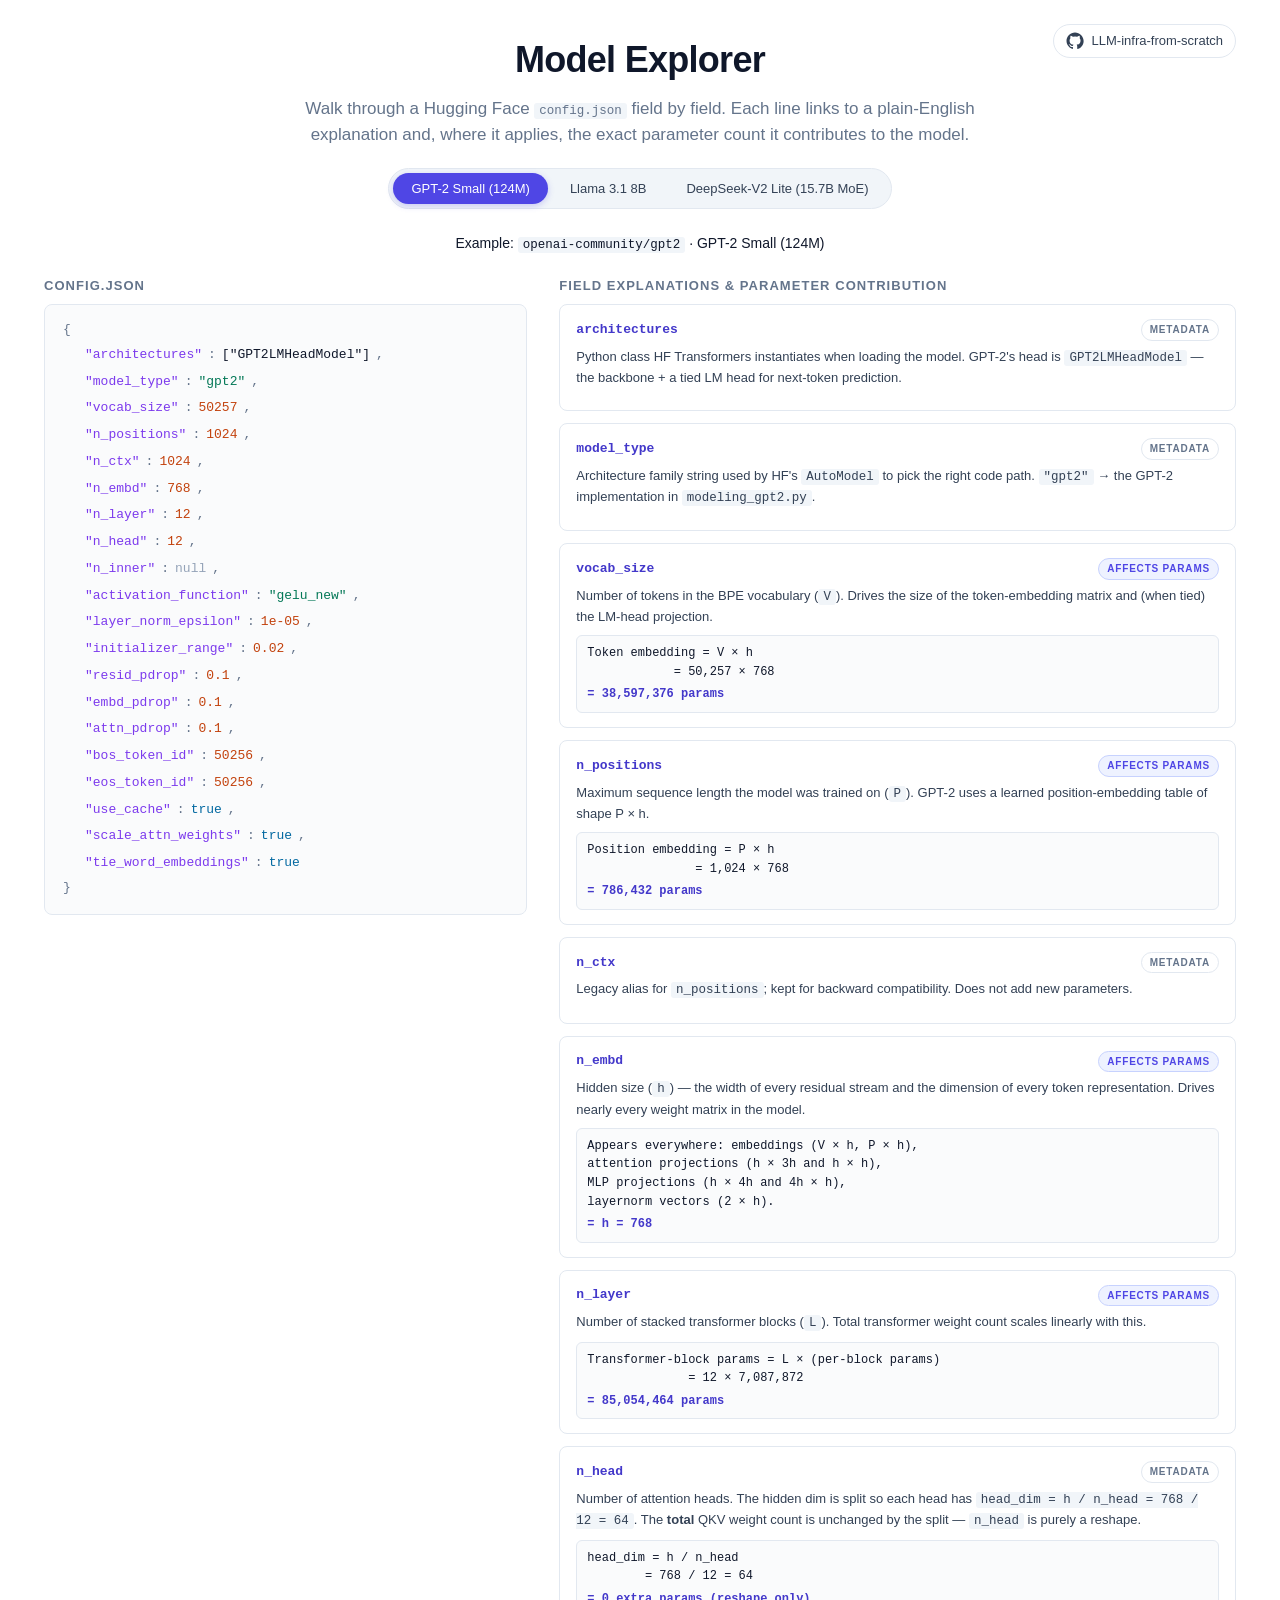
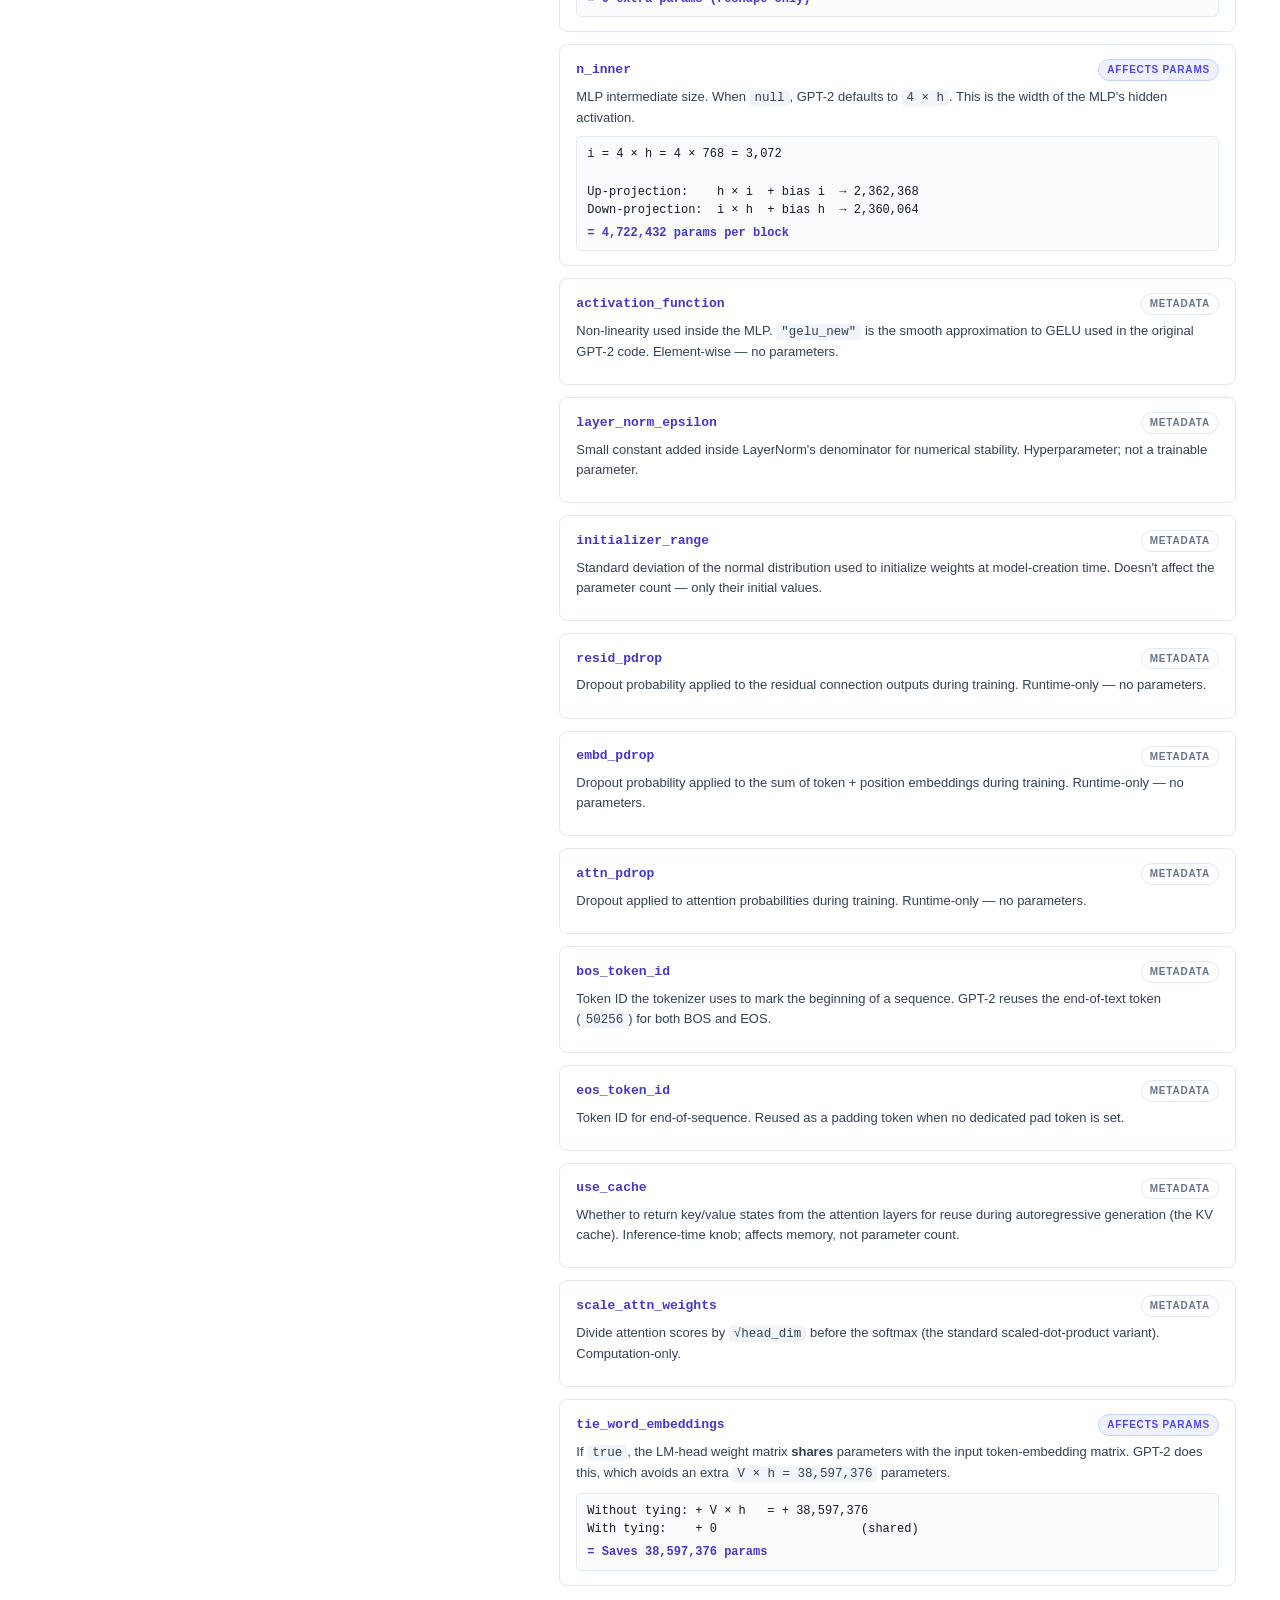
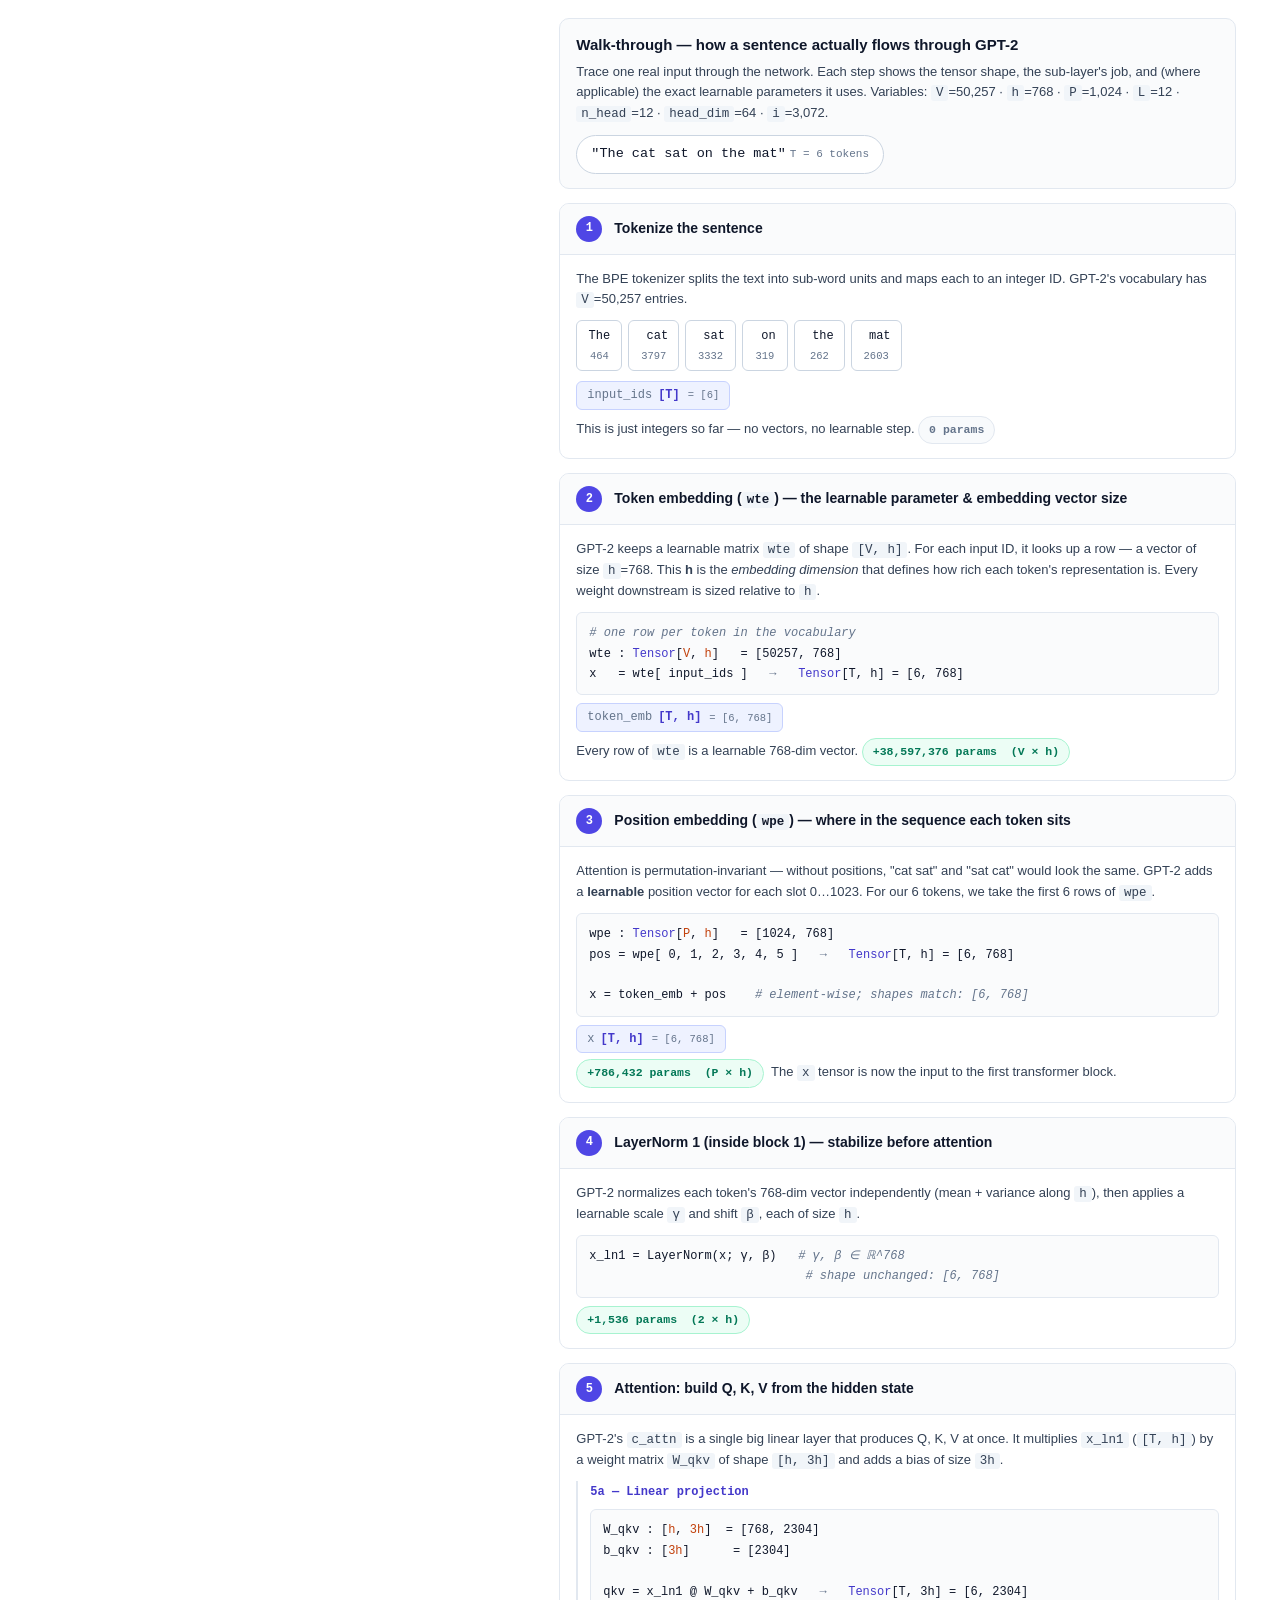
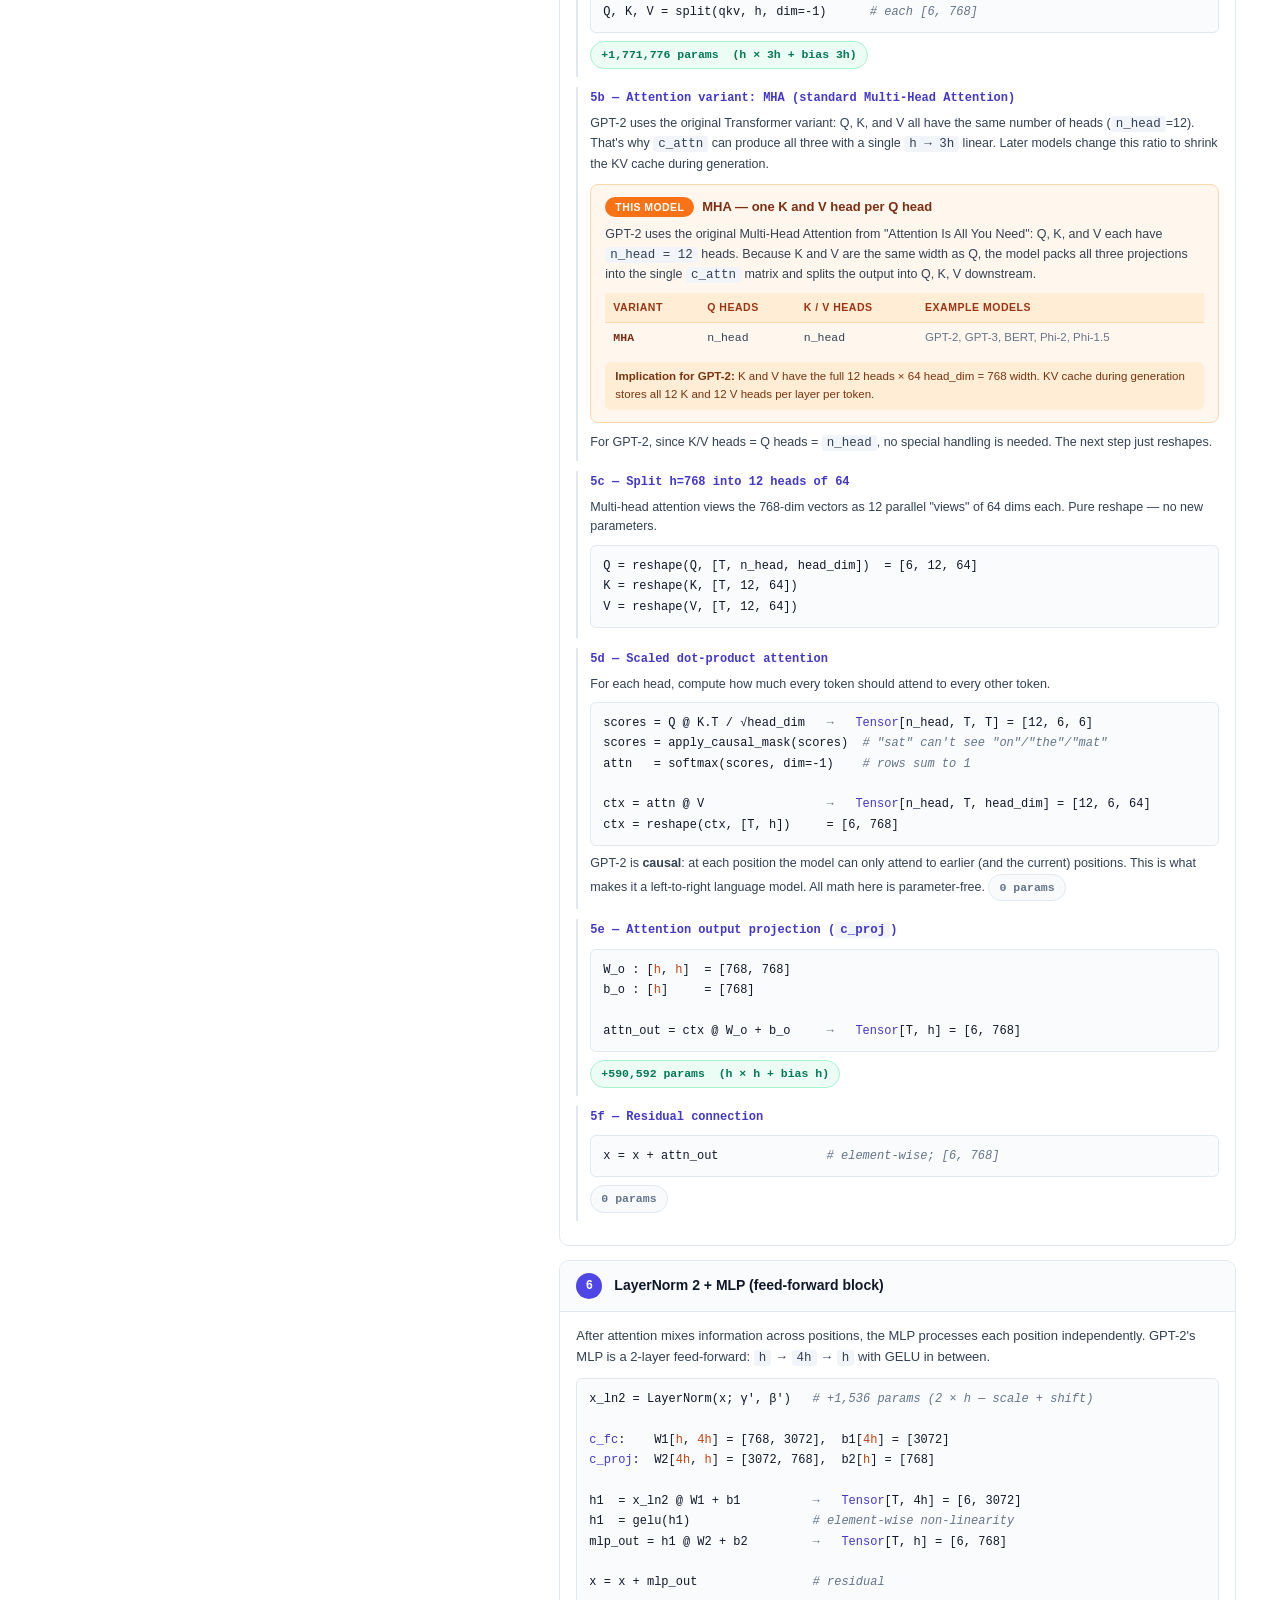
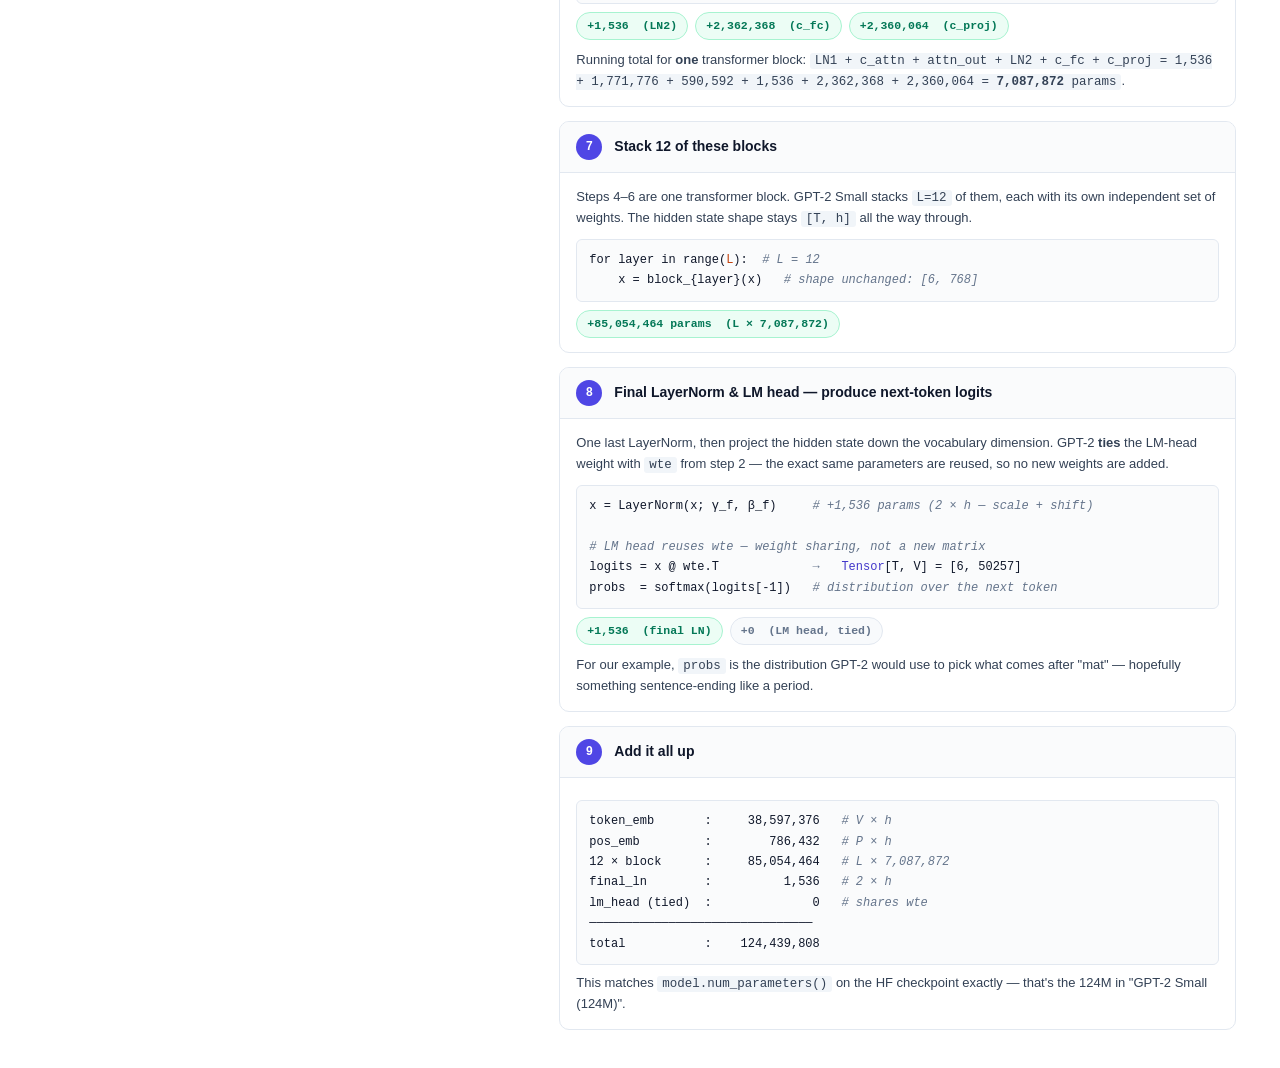
<file: model-explorer/index.html>
<!DOCTYPE html>
<html lang="en">
<head>
<meta charset="UTF-8" />
<meta name="viewport" content="width=device-width, initial-scale=1.0" />
<title>Model Explorer — GPT-2 Small (124M)</title>
<meta name="description" content="Walk through the config.json of GPT-2 small (124M). Each field is annotated with its role in the architecture and the exact parameter count it contributes." />
<style>
  :root {
    --bg: #ffffff;
    --card: #ffffff;
    --fg: #0f172a;
    --fg-2: #334155;
    --muted: #64748b;
    --border: #e2e8f0;
    --border-strong: #cbd5e1;
    --accent: #4f46e5;
    --accent-weak: #eef2ff;
    --accent-strong: #4338ca;
    --mono: ui-monospace, SFMono-Regular, Menlo, Monaco, Consolas, monospace;

    /* JSON syntax highlight */
    --json-key:   #7c3aed;
    --json-str:   #047857;
    --json-num:   #c2410c;
    --json-bool:  #0369a1;
    --json-null:  #94a3b8;
    --json-punct: #64748b;
  }
  * { box-sizing: border-box; }
  html, body {
    margin: 0; padding: 0;
    background: var(--bg); color: var(--fg);
    font-family: -apple-system, BlinkMacSystemFont, "Segoe UI", Roboto, Helvetica, Arial, sans-serif;
    font-size: 14px; line-height: 1.55;
    -webkit-font-smoothing: antialiased;
  }
  a { color: var(--accent); text-decoration: none; }
  a:hover { color: var(--accent-strong); text-decoration: underline; }
  code { background: #f1f5f9; padding: 1px 5px; border-radius: 3px; font-family: var(--mono); font-size: 12.5px; }

  .container { max-width: 1240px; margin: 0 auto; padding: 32px 24px 64px; position: relative; }

  .gh-link {
    position: absolute; top: 24px; right: 24px;
    color: var(--fg-2); display: inline-flex; align-items: center; gap: 8px;
    padding: 6px 12px; border: 1px solid var(--border);
    border-radius: 999px; font-size: 13px; font-weight: 500;
    transition: all 0.15s ease; text-decoration: none;
  }
  .gh-link:hover { color: var(--fg); border-color: var(--border-strong); background: #f8fafc; }
  .gh-link svg { display: block; }

  /* Model picker tabs */
  .model-picker {
    display: inline-flex; flex-wrap: wrap; gap: 4px; padding: 4px;
    background: #f1f5f9; border: 1px solid var(--border); border-radius: 999px;
    margin: 0 auto 24px;
  }
  .model-picker-wrap { text-align: center; }
  .model-picker button {
    padding: 8px 18px; border: 0; background: transparent;
    color: var(--fg-2); font-size: 13px; font-weight: 500; cursor: pointer;
    border-radius: 999px; font-family: inherit;
    transition: all 0.15s ease;
  }
  .model-picker button:hover { color: var(--fg); }
  .model-picker button.active {
    background: var(--accent); color: #fff;
    box-shadow: 0 2px 6px rgba(79, 70, 229, 0.25);
  }
  .model-view[hidden] { display: none; }
  .model-tag-wrap { text-align: center; margin-bottom: 20px; }

  .page-head { margin-bottom: 20px; text-align: center; }
  .page-head h1 { font-size: 36px; font-weight: 700; margin: 0 0 8px; letter-spacing: -0.02em; color: var(--fg); }
  .page-head p { margin: 0 auto; color: var(--muted); font-size: 17px; max-width: 760px; }
  .page-head .model-tag {
    display: inline-flex; align-items: center; gap: 8px;
    margin-top: 12px; padding: 6px 14px;
    background: var(--accent-weak); border: 1px solid #c7d2fe;
    border-radius: 999px; font-size: 13px; color: var(--accent-strong); font-weight: 500;
  }
  .page-head .model-tag code { background: rgba(79,70,229,0.08); color: var(--accent-strong); font-size: 12px; }

  .col-headings {
    display: grid; grid-template-columns: minmax(360px, 1fr) 1.4fr; gap: 32px;
    margin-bottom: 8px;
  }
  @media (max-width: 960px) { .col-headings { grid-template-columns: 1fr; gap: 12px; } }
  .col-headings h2 {
    font-size: 13px; font-weight: 600; margin: 0;
    text-transform: uppercase; letter-spacing: 0.08em; color: var(--muted);
  }

  .layout { display: grid; grid-template-columns: minmax(360px, 1fr) 1.4fr; gap: 32px; }
  @media (max-width: 960px) { .layout { grid-template-columns: 1fr; gap: 20px; } }

  /* Config column */
  .config {
    font-family: var(--mono); font-size: 13px; line-height: 1.75;
    background: #fafbfc; border: 1px solid var(--border); border-radius: 8px;
    padding: 14px 18px;
    position: sticky; top: 20px; align-self: flex-start;
  }
  @media (max-width: 960px) { .config { position: static; } }
  .config .brace { color: var(--json-punct); display: block; }
  .config .cfg-row {
    padding: 2px 6px; margin: 0 -6px; border-radius: 4px;
    display: flex; gap: 6px; align-items: baseline;
    cursor: pointer; transition: background 0.1s;
  }
  .config .cfg-row:hover { background: #eef2ff; }
  .config .cfg-row.active { background: var(--accent-weak); outline: 1px solid #c7d2fe; }
  .config .cfg-row .cfg-indent { display: inline-block; width: 16px; flex-shrink: 0; }
  .config .cfg-row .cfg-key { color: var(--json-key); }
  .config .cfg-row .cfg-sep { color: var(--json-punct); }
  .config .cfg-row .cfg-val.string  { color: var(--json-str); }
  .config .cfg-row .cfg-val.number  { color: var(--json-num); }
  .config .cfg-row .cfg-val.boolean { color: var(--json-bool); }
  .config .cfg-row .cfg-val.null    { color: var(--json-null); }
  .config .cfg-row .cfg-comma { color: var(--json-punct); }

  /* Explanations column */
  .cards { display: flex; flex-direction: column; gap: 12px; }
  .card {
    border: 1px solid var(--border); border-radius: 8px;
    padding: 14px 16px; background: #fff;
    transition: border-color 0.15s, box-shadow 0.15s;
  }
  .card.active {
    border-color: var(--accent);
    box-shadow: 0 0 0 3px rgba(79, 70, 229, 0.1);
  }
  .card .card-head {
    display: flex; align-items: center; justify-content: space-between;
    gap: 10px; margin-bottom: 6px; flex-wrap: wrap;
  }
  .card .card-head .k {
    font-family: var(--mono); font-size: 13px; font-weight: 600; color: var(--accent-strong);
  }
  .card .card-head .tag {
    font-size: 10px; font-weight: 600; color: var(--muted);
    text-transform: uppercase; letter-spacing: 0.08em;
    padding: 2px 8px; border: 1px solid var(--border); border-radius: 999px;
  }
  .card .card-head .tag.affects { color: var(--accent); border-color: #c7d2fe; background: var(--accent-weak); }
  .card .desc {
    font-size: 13px; color: var(--fg-2); margin-bottom: 8px; line-height: 1.55;
  }
  .card .calc {
    font-family: var(--mono); font-size: 12px;
    background: #fafbfc; border: 1px solid var(--border); border-radius: 6px;
    padding: 8px 10px;
    color: var(--fg); white-space: pre-wrap; word-break: break-word;
  }
  .card .calc .result {
    display: block; margin-top: 4px;
    color: var(--accent-strong); font-weight: 600;
  }


  /* ---------- Walkthrough section (right column, under the cards) ---------- */
  .right-col { display: flex; flex-direction: column; gap: 32px; }

  .walkthrough-intro {
    padding: 14px 16px; border: 1px solid var(--border); border-radius: 10px;
    background: #fafbfc;
  }
  .walkthrough-intro h3 {
    font-size: 15px; font-weight: 700; margin: 0 0 6px; color: var(--fg);
  }
  .walkthrough-intro p { margin: 0; font-size: 13px; color: var(--fg-2); }
  .walkthrough-intro .sentence {
    display: inline-block; margin-top: 10px; padding: 8px 14px;
    background: #fff; border: 1px solid var(--border-strong); border-radius: 999px;
    font-family: var(--mono); font-size: 13.5px; color: var(--fg);
  }
  .walkthrough-intro .sentence em { color: var(--muted); font-style: normal; font-size: 11px; margin-left: 4px; }

  .wt-steps { display: flex; flex-direction: column; gap: 14px; }
  .wt-step {
    border: 1px solid var(--border); border-radius: 10px; overflow: hidden;
    background: #fff;
  }
  .wt-step > header {
    display: flex; align-items: center; gap: 12px;
    padding: 12px 16px; background: #fafbfc;
    border-bottom: 1px solid var(--border);
  }
  .wt-step .step-num {
    width: 26px; height: 26px; border-radius: 50%;
    background: var(--accent); color: #fff;
    display: inline-flex; align-items: center; justify-content: center;
    font-family: var(--mono); font-size: 12px; font-weight: 700;
    flex-shrink: 0;
  }
  .wt-step .step-title { font-size: 14px; font-weight: 600; color: var(--fg); }
  .wt-step .step-body { padding: 14px 16px; }
  .wt-step .step-body > p { margin: 0 0 10px; font-size: 13px; color: var(--fg-2); line-height: 1.6; }
  .wt-step .step-body > p:last-child { margin-bottom: 0; }

  /* Token strip visual */
  .tokens {
    display: flex; flex-wrap: wrap; gap: 6px; margin: 8px 0 10px;
  }
  .tokens .tok {
    display: inline-flex; flex-direction: column; align-items: center;
    padding: 6px 10px; border: 1px solid var(--border-strong); border-radius: 6px;
    background: #fff; font-family: var(--mono); font-size: 12px; color: var(--fg);
    min-width: 46px;
  }
  .tokens .tok small { color: var(--muted); font-size: 10.5px; margin-top: 2px; }

  /* Shape tag */
  .shape-row { display: flex; align-items: center; flex-wrap: wrap; gap: 8px; margin: 6px 0; }
  .shape-row .arrow { color: var(--muted); font-family: var(--mono); }
  .shape {
    display: inline-flex; align-items: center; gap: 6px;
    padding: 4px 10px; border: 1px solid #c7d2fe; background: var(--accent-weak);
    border-radius: 6px;
    font-family: var(--mono); font-size: 12px; color: var(--accent-strong);
  }
  .shape .lbl { color: var(--muted); font-weight: 500; }
  .shape .dims { font-weight: 700; }
  .shape .unit { color: var(--muted); font-size: 10.5px; margin-left: 2px; }

  .param-pill {
    display: inline-flex; align-items: center; gap: 6px;
    padding: 4px 10px; border-radius: 999px;
    background: #ecfdf5; border: 1px solid #a7f3d0;
    color: #047857; font-size: 11.5px; font-weight: 600;
    font-family: var(--mono);
  }
  .param-pill.zero { background: #f8fafc; border-color: var(--border); color: var(--muted); }

  .code-block {
    font-family: var(--mono); font-size: 12px; color: var(--fg);
    background: #fafbfc; border: 1px solid var(--border); border-radius: 6px;
    padding: 10px 12px; margin: 8px 0;
    white-space: pre-wrap; line-height: 1.7;
  }
  .code-block .op    { color: var(--muted); }
  .code-block .var   { color: var(--accent-strong); }
  .code-block .num   { color: #c2410c; }
  .code-block .annot { color: var(--muted); font-style: italic; }

  .substep {
    border-left: 2px solid var(--border);
    padding: 2px 0 2px 12px; margin: 10px 0;
  }
  .substep h4 {
    font-size: 12px; font-weight: 600; margin: 0 0 6px;
    color: var(--accent-strong); font-family: var(--mono);
  }
  .substep p { margin: 0 0 6px; font-size: 12.5px; color: var(--fg-2); }

  /* Attention variants callout (MHA / MQA / GQA) */
  .attn-variants {
    margin: 10px 0; padding: 12px 14px;
    background: #fff7ed; border: 1px solid #fed7aa; border-radius: 8px;
  }
  .attn-variants .av-head {
    display: flex; align-items: center; gap: 8px; margin-bottom: 8px;
  }
  .attn-variants .av-badge {
    display: inline-flex; align-items: center;
    padding: 2px 10px; border-radius: 999px;
    background: #f97316; color: #fff;
    font-size: 10.5px; font-weight: 700; letter-spacing: 0.04em;
    text-transform: uppercase;
  }
  .attn-variants .av-title { font-size: 13px; font-weight: 600; color: #7c2d12; }
  .attn-variants p { margin: 0 0 8px; font-size: 12.5px; color: var(--fg-2); line-height: 1.55; }
  .attn-variants table { width: 100%; border-collapse: collapse; margin-top: 6px; }
  .attn-variants th, .attn-variants td {
    text-align: left; font-size: 11.5px; padding: 6px 8px;
    border-bottom: 1px solid #fed7aa;
  }
  .attn-variants th {
    color: #9a3412; font-weight: 600; font-size: 10.5px;
    text-transform: uppercase; letter-spacing: 0.05em; background: #ffedd5;
  }
  .attn-variants tr:last-child td { border-bottom: 0; }
  .attn-variants td { font-family: var(--mono); color: var(--fg-2); }
  .attn-variants td:first-child {
    font-family: var(--mono); font-weight: 700; color: #7c2d12;
  }
  .attn-variants td.models { font-family: inherit; font-size: 11.5px; color: var(--muted); }
  .attn-variants .av-note {
    margin-top: 10px; font-size: 11.5px; color: #78350f;
    padding: 6px 10px; background: #ffedd5; border-radius: 6px;
  }

  /* MoE callout (teal, used for DeepSeek) */
  .moe-callout {
    margin: 10px 0; padding: 12px 14px;
    background: #ecfeff; border: 1px solid #a5f3fc; border-radius: 8px;
  }
  .moe-callout .mc-head {
    display: flex; align-items: center; gap: 8px; margin-bottom: 8px;
  }
  .moe-callout .mc-badge {
    display: inline-flex; align-items: center;
    padding: 2px 10px; border-radius: 999px;
    background: #06b6d4; color: #fff;
    font-size: 10.5px; font-weight: 700; letter-spacing: 0.04em;
    text-transform: uppercase;
  }
  .moe-callout .mc-title { font-size: 13px; font-weight: 600; color: #155e75; }
  .moe-callout p { margin: 0 0 8px; font-size: 12.5px; color: var(--fg-2); line-height: 1.55; }
  .moe-callout table { width: 100%; border-collapse: collapse; margin-top: 6px; }
  .moe-callout th, .moe-callout td {
    text-align: left; font-size: 11.5px; padding: 6px 8px;
    border-bottom: 1px solid #a5f3fc;
  }
  .moe-callout th {
    color: #0e7490; font-weight: 600; font-size: 10.5px;
    text-transform: uppercase; letter-spacing: 0.05em; background: #cffafe;
  }
  .moe-callout tr:last-child td { border-bottom: 0; }
  .moe-callout td { font-family: var(--mono); color: var(--fg-2); }
  .moe-callout td:first-child { font-weight: 700; color: #155e75; }
  .moe-callout .mc-note {
    margin-top: 10px; font-size: 11.5px; color: #155e75;
    padding: 6px 10px; background: #cffafe; border-radius: 6px;
  }

  /* Active vs total pills */
  .param-pill.active { background: #ecfeff; border-color: #a5f3fc; color: #0e7490; }
  .totals-grid {
    display: grid; grid-template-columns: 1fr 1fr; gap: 10px; margin-top: 10px;
  }
  .totals-grid .total-card {
    padding: 12px 14px; border-radius: 8px;
  }
  .totals-grid .total-card.total  { background: var(--accent-weak); border: 1px solid #c7d2fe; }
  .totals-grid .total-card.active { background: #ecfeff;           border: 1px solid #a5f3fc; }
  .totals-grid .label {
    font-size: 11px; font-weight: 600; text-transform: uppercase; letter-spacing: 0.06em;
    margin-bottom: 4px;
  }
  .totals-grid .total  .label { color: var(--accent-strong); }
  .totals-grid .active .label { color: #0e7490; }
  .totals-grid .val {
    font-family: var(--mono); font-size: 18px; font-weight: 700;
  }
  .totals-grid .total  .val { color: var(--accent-strong); }
  .totals-grid .active .val { color: #0e7490; }
  .totals-grid .desc { font-size: 11.5px; color: var(--muted); margin-top: 4px; }
</style>
</head>
<body>
<div class="container">

  <a class="gh-link" href="https://github.com/alishafique3/LLM-infra-from-scratch" target="_blank" rel="noreferrer" title="View source on GitHub">
    <svg xmlns="http://www.w3.org/2000/svg" viewBox="0 0 24 24" width="18" height="18" fill="currentColor"><path d="M12 .5C5.73.5.67 5.56.67 11.83c0 5.02 3.25 9.28 7.77 10.78.57.1.78-.25.78-.55v-2.05c-3.17.69-3.84-1.36-3.84-1.36-.52-1.33-1.27-1.68-1.27-1.68-1.04-.71.08-.7.08-.7 1.15.08 1.75 1.18 1.75 1.18 1.02 1.75 2.68 1.24 3.33.95.1-.74.4-1.24.72-1.52-2.53-.29-5.2-1.27-5.2-5.63 0-1.24.44-2.26 1.17-3.06-.12-.29-.51-1.44.11-3 0 0 .96-.31 3.15 1.17a10.9 10.9 0 0 1 5.74 0c2.19-1.48 3.15-1.17 3.15-1.17.62 1.56.23 2.71.11 3 .73.8 1.17 1.82 1.17 3.06 0 4.37-2.68 5.33-5.22 5.61.41.35.78 1.05.78 2.12v3.15c0 .31.21.66.79.55 4.52-1.5 7.77-5.76 7.77-10.78C23.33 5.56 18.27.5 12 .5z"/></svg>
    <span>LLM-infra-from-scratch</span>
  </a>

  <div class="page-head">
    <h1>Model Explorer</h1>
    <p>Walk through a Hugging Face <code>config.json</code> field by field. Each line links to a plain-English explanation and, where it applies, the exact parameter count it contributes to the model.</p>
  </div>

  <div class="model-picker-wrap">
    <div class="model-picker" role="tablist">
      <button type="button" data-model="gpt2" class="active">GPT-2 Small (124M)</button>
      <button type="button" data-model="llama">Llama 3.1 8B</button>
      <button type="button" data-model="deepseek">DeepSeek-V2 Lite (15.7B MoE)</button>
    </div>
  </div>

  <!-- ====================================================================== -->
  <!-- VIEW 1 — GPT-2 Small (124M) -->
  <!-- ====================================================================== -->
  <div class="model-view" id="view-gpt2">

  <div class="model-tag-wrap">
    <span class="model-tag">Example: <code>openai-community/gpt2</code> &middot; GPT-2 Small (124M)</span>
  </div>

  <div class="col-headings">
    <h2>config.json</h2>
    <h2>Field explanations &amp; parameter contribution</h2>
  </div>

  <div class="layout">
    <!-- LEFT: config.json -->
    <div class="config" id="config">
      <span class="brace">{</span>
      <div class="cfg-row" data-field="architectures"><span class="cfg-indent"></span><span class="cfg-key">"architectures"</span><span class="cfg-sep">:</span> <span class="cfg-val">["GPT2LMHeadModel"]</span><span class="cfg-comma">,</span></div>
      <div class="cfg-row" data-field="model_type"><span class="cfg-indent"></span><span class="cfg-key">"model_type"</span><span class="cfg-sep">:</span> <span class="cfg-val string">"gpt2"</span><span class="cfg-comma">,</span></div>
      <div class="cfg-row" data-field="vocab_size"><span class="cfg-indent"></span><span class="cfg-key">"vocab_size"</span><span class="cfg-sep">:</span> <span class="cfg-val number">50257</span><span class="cfg-comma">,</span></div>
      <div class="cfg-row" data-field="n_positions"><span class="cfg-indent"></span><span class="cfg-key">"n_positions"</span><span class="cfg-sep">:</span> <span class="cfg-val number">1024</span><span class="cfg-comma">,</span></div>
      <div class="cfg-row" data-field="n_ctx"><span class="cfg-indent"></span><span class="cfg-key">"n_ctx"</span><span class="cfg-sep">:</span> <span class="cfg-val number">1024</span><span class="cfg-comma">,</span></div>
      <div class="cfg-row" data-field="n_embd"><span class="cfg-indent"></span><span class="cfg-key">"n_embd"</span><span class="cfg-sep">:</span> <span class="cfg-val number">768</span><span class="cfg-comma">,</span></div>
      <div class="cfg-row" data-field="n_layer"><span class="cfg-indent"></span><span class="cfg-key">"n_layer"</span><span class="cfg-sep">:</span> <span class="cfg-val number">12</span><span class="cfg-comma">,</span></div>
      <div class="cfg-row" data-field="n_head"><span class="cfg-indent"></span><span class="cfg-key">"n_head"</span><span class="cfg-sep">:</span> <span class="cfg-val number">12</span><span class="cfg-comma">,</span></div>
      <div class="cfg-row" data-field="n_inner"><span class="cfg-indent"></span><span class="cfg-key">"n_inner"</span><span class="cfg-sep">:</span> <span class="cfg-val null">null</span><span class="cfg-comma">,</span></div>
      <div class="cfg-row" data-field="activation_function"><span class="cfg-indent"></span><span class="cfg-key">"activation_function"</span><span class="cfg-sep">:</span> <span class="cfg-val string">"gelu_new"</span><span class="cfg-comma">,</span></div>
      <div class="cfg-row" data-field="layer_norm_epsilon"><span class="cfg-indent"></span><span class="cfg-key">"layer_norm_epsilon"</span><span class="cfg-sep">:</span> <span class="cfg-val number">1e-05</span><span class="cfg-comma">,</span></div>
      <div class="cfg-row" data-field="initializer_range"><span class="cfg-indent"></span><span class="cfg-key">"initializer_range"</span><span class="cfg-sep">:</span> <span class="cfg-val number">0.02</span><span class="cfg-comma">,</span></div>
      <div class="cfg-row" data-field="resid_pdrop"><span class="cfg-indent"></span><span class="cfg-key">"resid_pdrop"</span><span class="cfg-sep">:</span> <span class="cfg-val number">0.1</span><span class="cfg-comma">,</span></div>
      <div class="cfg-row" data-field="embd_pdrop"><span class="cfg-indent"></span><span class="cfg-key">"embd_pdrop"</span><span class="cfg-sep">:</span> <span class="cfg-val number">0.1</span><span class="cfg-comma">,</span></div>
      <div class="cfg-row" data-field="attn_pdrop"><span class="cfg-indent"></span><span class="cfg-key">"attn_pdrop"</span><span class="cfg-sep">:</span> <span class="cfg-val number">0.1</span><span class="cfg-comma">,</span></div>
      <div class="cfg-row" data-field="bos_token_id"><span class="cfg-indent"></span><span class="cfg-key">"bos_token_id"</span><span class="cfg-sep">:</span> <span class="cfg-val number">50256</span><span class="cfg-comma">,</span></div>
      <div class="cfg-row" data-field="eos_token_id"><span class="cfg-indent"></span><span class="cfg-key">"eos_token_id"</span><span class="cfg-sep">:</span> <span class="cfg-val number">50256</span><span class="cfg-comma">,</span></div>
      <div class="cfg-row" data-field="use_cache"><span class="cfg-indent"></span><span class="cfg-key">"use_cache"</span><span class="cfg-sep">:</span> <span class="cfg-val boolean">true</span><span class="cfg-comma">,</span></div>
      <div class="cfg-row" data-field="scale_attn_weights"><span class="cfg-indent"></span><span class="cfg-key">"scale_attn_weights"</span><span class="cfg-sep">:</span> <span class="cfg-val boolean">true</span><span class="cfg-comma">,</span></div>
      <div class="cfg-row" data-field="tie_word_embeddings"><span class="cfg-indent"></span><span class="cfg-key">"tie_word_embeddings"</span><span class="cfg-sep">:</span> <span class="cfg-val boolean">true</span></div>
      <span class="brace">}</span>
    </div>

    <!-- RIGHT: explanations + walkthrough -->
    <div class="right-col">
      <div class="cards" id="cards-gpt2">
        <!-- populated by JS -->
      </div>

      <section>
        <div class="walkthrough-intro">
          <h3>Walk-through — how a sentence actually flows through GPT-2</h3>
          <p>Trace one real input through the network. Each step shows the tensor shape, the sub-layer's job, and (where applicable) the exact learnable parameters it uses. Variables: <code>V</code>=50,257 · <code>h</code>=768 · <code>P</code>=1,024 · <code>L</code>=12 · <code>n_head</code>=12 · <code>head_dim</code>=64 · <code>i</code>=3,072.</p>
          <span class="sentence">"The cat sat on the mat"<em>T = 6 tokens</em></span>
        </div>

        <div class="wt-steps" style="margin-top: 14px;">

          <!-- STEP 1 — Tokenize -->
          <div class="wt-step">
            <header><span class="step-num">1</span><span class="step-title">Tokenize the sentence</span></header>
            <div class="step-body">
              <p>The BPE tokenizer splits the text into sub-word units and maps each to an integer ID. GPT-2's vocabulary has <code>V</code>=50,257 entries.</p>
              <div class="tokens">
                <div class="tok">The<small>464</small></div>
                <div class="tok">&nbsp;cat<small>3797</small></div>
                <div class="tok">&nbsp;sat<small>3332</small></div>
                <div class="tok">&nbsp;on<small>319</small></div>
                <div class="tok">&nbsp;the<small>262</small></div>
                <div class="tok">&nbsp;mat<small>2603</small></div>
              </div>
              <div class="shape-row">
                <span class="shape"><span class="lbl">input_ids</span><span class="dims">[T]</span><span class="unit">= [6]</span></span>
              </div>
              <p>This is just integers so far — no vectors, no learnable step. <span class="param-pill zero">0 params</span></p>
            </div>
          </div>

          <!-- STEP 2 — Token embedding -->
          <div class="wt-step">
            <header><span class="step-num">2</span><span class="step-title">Token embedding (<code>wte</code>) — the learnable parameter &amp; embedding vector size</span></header>
            <div class="step-body">
              <p>GPT-2 keeps a learnable matrix <code>wte</code> of shape <code>[V, h]</code>. For each input ID, it looks up a row — a vector of size <code>h</code>=768. This <strong>h</strong> is the <em>embedding dimension</em> that defines how rich each token's representation is. Every weight downstream is sized relative to <code>h</code>.</p>
              <div class="code-block"><span class="annot"># one row per token in the vocabulary</span>
wte : <span class="var">Tensor</span>[<span class="num">V</span>, <span class="num">h</span>]   = [50257, 768]
x   = wte[ input_ids ]   <span class="op">→</span>   <span class="var">Tensor</span>[T, h] = [6, 768]</div>
              <div class="shape-row">
                <span class="shape"><span class="lbl">token_emb</span><span class="dims">[T, h]</span><span class="unit">= [6, 768]</span></span>
              </div>
              <p>Every row of <code>wte</code> is a learnable 768-dim vector. <span class="param-pill">+38,597,376 params &nbsp;(V × h)</span></p>
            </div>
          </div>

          <!-- STEP 3 — Position embedding -->
          <div class="wt-step">
            <header><span class="step-num">3</span><span class="step-title">Position embedding (<code>wpe</code>) — where in the sequence each token sits</span></header>
            <div class="step-body">
              <p>Attention is permutation-invariant — without positions, "cat sat" and "sat cat" would look the same. GPT-2 adds a <strong>learnable</strong> position vector for each slot 0…1023. For our 6 tokens, we take the first 6 rows of <code>wpe</code>.</p>
              <div class="code-block">wpe : <span class="var">Tensor</span>[<span class="num">P</span>, <span class="num">h</span>]   = [1024, 768]
pos = wpe[ 0, 1, 2, 3, 4, 5 ]   <span class="op">→</span>   <span class="var">Tensor</span>[T, h] = [6, 768]

x = token_emb + pos    <span class="annot"># element-wise; shapes match: [6, 768]</span></div>
              <div class="shape-row">
                <span class="shape"><span class="lbl">x</span><span class="dims">[T, h]</span><span class="unit">= [6, 768]</span></span>
              </div>
              <p><span class="param-pill">+786,432 params &nbsp;(P × h)</span>&nbsp;&nbsp;The <code>x</code> tensor is now the input to the first transformer block.</p>
            </div>
          </div>

          <!-- STEP 4 — Inside one block: LayerNorm 1 -->
          <div class="wt-step">
            <header><span class="step-num">4</span><span class="step-title">LayerNorm 1 (inside block 1) — stabilize before attention</span></header>
            <div class="step-body">
              <p>GPT-2 normalizes each token's 768-dim vector independently (mean + variance along <code>h</code>), then applies a learnable scale <code>γ</code> and shift <code>β</code>, each of size <code>h</code>.</p>
              <div class="code-block">x_ln1 = LayerNorm(x; γ, β)   <span class="annot"># γ, β ∈ ℝ^768</span>
                              <span class="annot"># shape unchanged: [6, 768]</span></div>
              <p><span class="param-pill">+1,536 params &nbsp;(2 × h)</span></p>
            </div>
          </div>

          <!-- STEP 5 — Q, K, V projection -->
          <div class="wt-step">
            <header><span class="step-num">5</span><span class="step-title">Attention: build Q, K, V from the hidden state</span></header>
            <div class="step-body">
              <p>GPT-2's <code>c_attn</code> is a single big linear layer that produces Q, K, V at once. It multiplies <code>x_ln1</code> (<code>[T, h]</code>) by a weight matrix <code>W_qkv</code> of shape <code>[h, 3h]</code> and adds a bias of size <code>3h</code>.</p>

              <div class="substep">
                <h4>5a — Linear projection</h4>
                <div class="code-block">W_qkv : [<span class="num">h</span>, <span class="num">3h</span>]  = [768, 2304]
b_qkv : [<span class="num">3h</span>]      = [2304]

qkv = x_ln1 @ W_qkv + b_qkv   <span class="op">→</span>   <span class="var">Tensor</span>[T, 3h] = [6, 2304]
Q, K, V = split(qkv, h, dim=-1)      <span class="annot"># each [6, 768]</span></div>
                <p><span class="param-pill">+1,771,776 params &nbsp;(h × 3h + bias 3h)</span></p>
              </div>

              <div class="substep">
                <h4>5b — Attention variant: MHA (standard Multi-Head Attention)</h4>
                <p>GPT-2 uses the original Transformer variant: Q, K, and V all have the same number of heads (<code>n_head</code>=12). That's why <code>c_attn</code> can produce all three with a single <code>h → 3h</code> linear. Later models change this ratio to shrink the KV cache during generation.</p>

                <div class="attn-variants">
                  <div class="av-head">
                    <span class="av-badge">this model</span>
                    <span class="av-title">MHA — one K and V head per Q head</span>
                  </div>
                  <p>GPT-2 uses the original Multi-Head Attention from "Attention Is All You Need": Q, K, and V each have <code>n_head = 12</code> heads. Because K and V are the same width as Q, the model packs all three projections into the single <code>c_attn</code> matrix and splits the output into Q, K, V downstream.</p>
                  <table>
                    <thead>
                      <tr><th>Variant</th><th>Q heads</th><th>K / V heads</th><th>Example models</th></tr>
                    </thead>
                    <tbody>
                      <tr>
                        <td>MHA</td>
                        <td>n_head</td>
                        <td>n_head</td>
                        <td class="models">GPT-2, GPT-3, BERT, Phi-2, Phi-1.5</td>
                      </tr>
                    </tbody>
                  </table>
                  <div class="av-note"><strong>Implication for GPT-2:</strong> K and V have the full 12 heads × 64 head_dim = 768 width. KV cache during generation stores all 12 K and 12 V heads per layer per token.</div>
                </div>
                <p style="margin-top: 10px;">For GPT-2, since K/V heads = Q heads = <code>n_head</code>, no special handling is needed. The next step just reshapes.</p>
              </div>

              <div class="substep">
                <h4>5c — Split h=768 into 12 heads of 64</h4>
                <p>Multi-head attention views the 768-dim vectors as 12 parallel "views" of 64 dims each. Pure reshape — no new parameters.</p>
                <div class="code-block">Q = reshape(Q, [T, n_head, head_dim])  = [6, 12, 64]
K = reshape(K, [T, 12, 64])
V = reshape(V, [T, 12, 64])</div>
              </div>

              <div class="substep">
                <h4>5d — Scaled dot-product attention</h4>
                <p>For each head, compute how much every token should attend to every other token.</p>
                <div class="code-block">scores = Q @ K.T / √head_dim   <span class="op">→</span>   <span class="var">Tensor</span>[n_head, T, T] = [12, 6, 6]
scores = apply_causal_mask(scores)  <span class="annot"># "sat" can't see "on"/"the"/"mat"</span>
attn   = softmax(scores, dim=-1)    <span class="annot"># rows sum to 1</span>

ctx = attn @ V                 <span class="op">→</span>   <span class="var">Tensor</span>[n_head, T, head_dim] = [12, 6, 64]
ctx = reshape(ctx, [T, h])     = [6, 768]</div>
                <p>GPT-2 is <strong>causal</strong>: at each position the model can only attend to earlier (and the current) positions. This is what makes it a left-to-right language model. All math here is parameter-free. <span class="param-pill zero">0 params</span></p>
              </div>

              <div class="substep">
                <h4>5e — Attention output projection (<code>c_proj</code>)</h4>
                <div class="code-block">W_o : [<span class="num">h</span>, <span class="num">h</span>]  = [768, 768]
b_o : [<span class="num">h</span>]     = [768]

attn_out = ctx @ W_o + b_o     <span class="op">→</span>   <span class="var">Tensor</span>[T, h] = [6, 768]</div>
                <p><span class="param-pill">+590,592 params &nbsp;(h × h + bias h)</span></p>
              </div>

              <div class="substep">
                <h4>5f — Residual connection</h4>
                <div class="code-block">x = x + attn_out               <span class="annot"># element-wise; [6, 768]</span></div>
                <p><span class="param-pill zero">0 params</span></p>
              </div>
            </div>
          </div>

          <!-- STEP 6 — LN2 + MLP -->
          <div class="wt-step">
            <header><span class="step-num">6</span><span class="step-title">LayerNorm 2 + MLP (feed-forward block)</span></header>
            <div class="step-body">
              <p>After attention mixes information across positions, the MLP processes each position independently. GPT-2's MLP is a 2-layer feed-forward: <code>h</code> → <code>4h</code> → <code>h</code> with GELU in between.</p>
              <div class="code-block">x_ln2 = LayerNorm(x; γ', β')   <span class="annot"># +1,536 params (2 × h — scale + shift)</span>

<span class="var">c_fc</span>:    W1[<span class="num">h</span>, <span class="num">4h</span>] = [768, 3072],  b1[<span class="num">4h</span>] = [3072]
<span class="var">c_proj</span>:  W2[<span class="num">4h</span>, <span class="num">h</span>] = [3072, 768],  b2[<span class="num">h</span>] = [768]

h1  = x_ln2 @ W1 + b1          <span class="op">→</span>   <span class="var">Tensor</span>[T, 4h] = [6, 3072]
h1  = gelu(h1)                 <span class="annot"># element-wise non-linearity</span>
mlp_out = h1 @ W2 + b2         <span class="op">→</span>   <span class="var">Tensor</span>[T, h] = [6, 768]

x = x + mlp_out                <span class="annot"># residual</span></div>
              <p>
                <span class="param-pill">+1,536 &nbsp;(LN2)</span>&nbsp;
                <span class="param-pill">+2,362,368 &nbsp;(c_fc)</span>&nbsp;
                <span class="param-pill">+2,360,064 &nbsp;(c_proj)</span>
              </p>
              <p>Running total for <strong>one</strong> transformer block: <code>LN1 + c_attn + attn_out + LN2 + c_fc + c_proj = 1,536 + 1,771,776 + 590,592 + 1,536 + 2,362,368 + 2,360,064 = <strong>7,087,872</strong> params</code>.</p>
            </div>
          </div>

          <!-- STEP 7 — Repeat for all layers -->
          <div class="wt-step">
            <header><span class="step-num">7</span><span class="step-title">Stack 12 of these blocks</span></header>
            <div class="step-body">
              <p>Steps 4–6 are one transformer block. GPT-2 Small stacks <code>L=12</code> of them, each with its own independent set of weights. The hidden state shape stays <code>[T, h]</code> all the way through.</p>
              <div class="code-block">for layer in range(<span class="num">L</span>):  <span class="annot"># L = 12</span>
    x = block_{layer}(x)   <span class="annot"># shape unchanged: [6, 768]</span></div>
              <p><span class="param-pill">+85,054,464 params &nbsp;(L × 7,087,872)</span></p>
            </div>
          </div>

          <!-- STEP 8 — Final LN + LM head -->
          <div class="wt-step">
            <header><span class="step-num">8</span><span class="step-title">Final LayerNorm &amp; LM head — produce next-token logits</span></header>
            <div class="step-body">
              <p>One last LayerNorm, then project the hidden state down the vocabulary dimension. GPT-2 <strong>ties</strong> the LM-head weight with <code>wte</code> from step 2 — the exact same parameters are reused, so no new weights are added.</p>
              <div class="code-block">x = LayerNorm(x; γ_f, β_f)     <span class="annot"># +1,536 params (2 × h — scale + shift)</span>

<span class="annot"># LM head reuses wte — weight sharing, not a new matrix</span>
logits = x @ wte.T             <span class="op">→</span>   <span class="var">Tensor</span>[T, V] = [6, 50257]
probs  = softmax(logits[-1])   <span class="annot"># distribution over the next token</span></div>
              <p><span class="param-pill">+1,536 &nbsp;(final LN)</span>&nbsp;&nbsp;<span class="param-pill zero">+0 &nbsp;(LM head, tied)</span></p>
              <p>For our example, <code>probs</code> is the distribution GPT-2 would use to pick what comes after "mat" — hopefully something sentence-ending like a period.</p>
            </div>
          </div>

          <!-- STEP 9 — Total -->
          <div class="wt-step">
            <header><span class="step-num">9</span><span class="step-title">Add it all up</span></header>
            <div class="step-body">
              <div class="code-block">token_emb       :     38,597,376   <span class="annot"># V × h</span>
pos_emb         :        786,432   <span class="annot"># P × h</span>
12 × block      :     85,054,464   <span class="annot"># L × 7,087,872</span>
final_ln        :          1,536   <span class="annot"># 2 × h</span>
lm_head (tied)  :              0   <span class="annot"># shares wte</span>
───────────────────────────────
total           :    124,439,808</div>
              <p>This matches <code>model.num_parameters()</code> on the HF checkpoint exactly — that's the 124M in "GPT-2 Small (124M)".</p>
            </div>
          </div>

        </div>
      </section>
    </div>
  </div>

  </div><!-- /view-gpt2 -->

  <!-- ====================================================================== -->
  <!-- VIEW 2 — Llama 3.1 8B -->
  <!-- ====================================================================== -->
  <div class="model-view" id="view-llama" hidden>

  <div class="model-tag-wrap">
    <span class="model-tag">Example: <code>meta-llama/Llama-3.1-8B</code> &middot; Llama 3.1 8B</span>
  </div>

  <div class="col-headings">
    <h2>config.json</h2>
    <h2>Field explanations &amp; parameter contribution</h2>
  </div>

  <div class="layout">
    <!-- LEFT: Llama config -->
    <div class="config" id="config-llama">
      <span class="brace">{</span>
      <div class="cfg-row" data-field="architectures"><span class="cfg-indent"></span><span class="cfg-key">"architectures"</span><span class="cfg-sep">:</span> <span class="cfg-val">["LlamaForCausalLM"]</span><span class="cfg-comma">,</span></div>
      <div class="cfg-row" data-field="model_type"><span class="cfg-indent"></span><span class="cfg-key">"model_type"</span><span class="cfg-sep">:</span> <span class="cfg-val string">"llama"</span><span class="cfg-comma">,</span></div>
      <div class="cfg-row" data-field="vocab_size"><span class="cfg-indent"></span><span class="cfg-key">"vocab_size"</span><span class="cfg-sep">:</span> <span class="cfg-val number">128256</span><span class="cfg-comma">,</span></div>
      <div class="cfg-row" data-field="hidden_size"><span class="cfg-indent"></span><span class="cfg-key">"hidden_size"</span><span class="cfg-sep">:</span> <span class="cfg-val number">4096</span><span class="cfg-comma">,</span></div>
      <div class="cfg-row" data-field="intermediate_size"><span class="cfg-indent"></span><span class="cfg-key">"intermediate_size"</span><span class="cfg-sep">:</span> <span class="cfg-val number">14336</span><span class="cfg-comma">,</span></div>
      <div class="cfg-row" data-field="num_hidden_layers"><span class="cfg-indent"></span><span class="cfg-key">"num_hidden_layers"</span><span class="cfg-sep">:</span> <span class="cfg-val number">32</span><span class="cfg-comma">,</span></div>
      <div class="cfg-row" data-field="num_attention_heads"><span class="cfg-indent"></span><span class="cfg-key">"num_attention_heads"</span><span class="cfg-sep">:</span> <span class="cfg-val number">32</span><span class="cfg-comma">,</span></div>
      <div class="cfg-row" data-field="num_key_value_heads"><span class="cfg-indent"></span><span class="cfg-key">"num_key_value_heads"</span><span class="cfg-sep">:</span> <span class="cfg-val number">8</span><span class="cfg-comma">,</span></div>
      <div class="cfg-row" data-field="head_dim"><span class="cfg-indent"></span><span class="cfg-key">"head_dim"</span><span class="cfg-sep">:</span> <span class="cfg-val number">128</span><span class="cfg-comma">,</span></div>
      <div class="cfg-row" data-field="max_position_embeddings"><span class="cfg-indent"></span><span class="cfg-key">"max_position_embeddings"</span><span class="cfg-sep">:</span> <span class="cfg-val number">131072</span><span class="cfg-comma">,</span></div>
      <div class="cfg-row" data-field="rope_theta"><span class="cfg-indent"></span><span class="cfg-key">"rope_theta"</span><span class="cfg-sep">:</span> <span class="cfg-val number">500000.0</span><span class="cfg-comma">,</span></div>
      <div class="cfg-row" data-field="rope_scaling"><span class="cfg-indent"></span><span class="cfg-key">"rope_scaling"</span><span class="cfg-sep">:</span> <span class="cfg-val">{"rope_type":"llama3","factor":8.0,…}</span><span class="cfg-comma">,</span></div>
      <div class="cfg-row" data-field="rms_norm_eps"><span class="cfg-indent"></span><span class="cfg-key">"rms_norm_eps"</span><span class="cfg-sep">:</span> <span class="cfg-val number">1e-05</span><span class="cfg-comma">,</span></div>
      <div class="cfg-row" data-field="hidden_act"><span class="cfg-indent"></span><span class="cfg-key">"hidden_act"</span><span class="cfg-sep">:</span> <span class="cfg-val string">"silu"</span><span class="cfg-comma">,</span></div>
      <div class="cfg-row" data-field="tie_word_embeddings"><span class="cfg-indent"></span><span class="cfg-key">"tie_word_embeddings"</span><span class="cfg-sep">:</span> <span class="cfg-val boolean">false</span><span class="cfg-comma">,</span></div>
      <div class="cfg-row" data-field="attention_bias"><span class="cfg-indent"></span><span class="cfg-key">"attention_bias"</span><span class="cfg-sep">:</span> <span class="cfg-val boolean">false</span><span class="cfg-comma">,</span></div>
      <div class="cfg-row" data-field="mlp_bias"><span class="cfg-indent"></span><span class="cfg-key">"mlp_bias"</span><span class="cfg-sep">:</span> <span class="cfg-val boolean">false</span><span class="cfg-comma">,</span></div>
      <div class="cfg-row" data-field="bos_token_id"><span class="cfg-indent"></span><span class="cfg-key">"bos_token_id"</span><span class="cfg-sep">:</span> <span class="cfg-val number">128000</span><span class="cfg-comma">,</span></div>
      <div class="cfg-row" data-field="eos_token_id"><span class="cfg-indent"></span><span class="cfg-key">"eos_token_id"</span><span class="cfg-sep">:</span> <span class="cfg-val number">128001</span><span class="cfg-comma">,</span></div>
      <div class="cfg-row" data-field="use_cache"><span class="cfg-indent"></span><span class="cfg-key">"use_cache"</span><span class="cfg-sep">:</span> <span class="cfg-val boolean">true</span></div>
      <span class="brace">}</span>
    </div>

    <!-- RIGHT: Llama cards + walkthrough -->
    <div class="right-col">
      <div class="cards" id="cards-llama">
        <!-- populated by JS -->
      </div>

      <section>
        <div class="walkthrough-intro">
          <h3>Walk-through — how a sentence flows through Llama 3.1 8B</h3>
          <p>Trace one real input through the network. Variables: <code>V</code>=128,256 · <code>h</code>=4,096 · <code>L</code>=32 · <code>i</code>=14,336 · <code>n_head</code>=32 (Q heads) · <code>n_kv_heads</code>=8 (K/V heads) · <code>head_dim</code>=128.</p>
          <span class="sentence">"The cat sat on the mat"<em>T = 6 tokens</em></span>
        </div>

        <div class="wt-steps" style="margin-top: 14px;">

          <!-- STEP 1 — Tokenize -->
          <div class="wt-step">
            <header><span class="step-num">1</span><span class="step-title">Tokenize with the Llama 3 tokenizer</span></header>
            <div class="step-body">
              <p>Llama 3 uses a tiktoken-style BPE tokenizer with a <code>V</code>=128,256 vocabulary — much larger than GPT-2's 50k. Larger vocab means fewer tokens per word and better multilingual coverage.</p>
              <div class="tokens">
                <div class="tok">The<small>791</small></div>
                <div class="tok">&nbsp;cat<small>8415</small></div>
                <div class="tok">&nbsp;sat<small>7731</small></div>
                <div class="tok">&nbsp;on<small>389</small></div>
                <div class="tok">&nbsp;the<small>279</small></div>
                <div class="tok">&nbsp;mat<small>20920</small></div>
              </div>
              <div class="shape-row">
                <span class="shape"><span class="lbl">input_ids</span><span class="dims">[T]</span><span class="unit">= [6]</span></span>
              </div>
              <p><span class="param-pill zero">0 params</span></p>
            </div>
          </div>

          <!-- STEP 2 — Token embedding -->
          <div class="wt-step">
            <header><span class="step-num">2</span><span class="step-title">Token embedding (<code>embed_tokens</code>) — the learnable vector per token</span></header>
            <div class="step-body">
              <p>A learnable matrix <code>embed_tokens</code> of shape <code>[V, h]</code>. Each input ID looks up one row — a vector of size <code>h</code>=4,096. The hidden size is <strong>5.3× wider</strong> than GPT-2 Small (768), which is where most of Llama's capacity lives.</p>
              <div class="code-block">embed_tokens : <span class="var">Tensor</span>[<span class="num">V</span>, <span class="num">h</span>]  = [128256, 4096]
x = embed_tokens[ input_ids ]   <span class="op">→</span>   <span class="var">Tensor</span>[T, h] = [6, 4096]</div>
              <p><span class="param-pill">+525,336,576 params &nbsp;(V × h)</span></p>
            </div>
          </div>

          <!-- STEP 3 — No pos embedding, RoPE later -->
          <div class="wt-step">
            <header><span class="step-num">3</span><span class="step-title">Position information — <strong>RoPE, not a learned table</strong></span></header>
            <div class="step-body">
              <p>Unlike GPT-2, Llama has <strong>no position embedding table</strong>. Instead, each attention layer injects position info by <em>rotating</em> Q and K vectors (Rotary Positional Embeddings). The rotation angles are pre-computed from <code>rope_theta=500,000</code> and the token position — no learnable parameters.</p>
              <div class="code-block"><span class="annot"># Position is applied later, inside each attention block (step 5d).</span>
<span class="annot"># No table, no lookup, no weights.</span></div>
              <p><span class="param-pill zero">0 params</span>&nbsp;&nbsp;This is why Llama can extend to 131,072 tokens of context — no fixed table caps the length.</p>
            </div>
          </div>

          <!-- STEP 4 — RMSNorm -->
          <div class="wt-step">
            <header><span class="step-num">4</span><span class="step-title">RMSNorm (pre-attention) — simpler than LayerNorm</span></header>
            <div class="step-body">
              <p>Llama uses <strong>RMSNorm</strong> instead of LayerNorm. Only a scale parameter <code>γ</code> of size <code>h</code> — no shift <code>β</code>, no mean subtraction. Half the params and slightly faster.</p>
              <div class="code-block">x_norm = x / rms(x) · γ        <span class="annot"># γ ∈ ℝ^4096, no β</span>
                              <span class="annot"># shape unchanged: [6, 4096]</span></div>
              <p><span class="param-pill">+4,096 params &nbsp;(h — scale only)</span></p>
            </div>
          </div>

          <!-- STEP 5 — Attention -->
          <div class="wt-step">
            <header><span class="step-num">5</span><span class="step-title">Attention: Grouped-Query (GQA) with 32 Q heads and 8 K/V heads</span></header>
            <div class="step-body">
              <p>Llama uses GQA to shrink KV cache during generation. Q has 32 heads (full width <code>h</code>=4,096), but K and V share just 8 heads each — 4× smaller than Q.</p>

              <div class="substep">
                <h4>5a — Three separate linear projections (no bias!)</h4>
                <p>Because K and V are narrower than Q, they can't be packed into one combined <code>c_attn</code> matrix like GPT-2. Llama uses three <strong>separate</strong> linears, all with <code>attention_bias: false</code>.</p>
                <div class="code-block">q_proj : [<span class="num">h</span>, <span class="num">n_head × head_dim</span>]           = [4096, 4096]
k_proj : [<span class="num">h</span>, <span class="num">n_kv_heads × head_dim</span>]        = [4096, 1024]
v_proj : [<span class="num">h</span>, <span class="num">n_kv_heads × head_dim</span>]        = [4096, 1024]

Q = x_norm @ q_proj    <span class="op">→</span>   [T, 4096]
K = x_norm @ k_proj    <span class="op">→</span>   [T, 1024]
V = x_norm @ v_proj    <span class="op">→</span>   [T, 1024]</div>
                <p>
                  <span class="param-pill">+16,777,216 &nbsp;(q_proj: h × h)</span>&nbsp;
                  <span class="param-pill">+4,194,304 &nbsp;(k_proj: h × h/4)</span>&nbsp;
                  <span class="param-pill">+4,194,304 &nbsp;(v_proj: h × h/4)</span>
                </p>
              </div>

              <div class="substep">
                <h4>5b — Attention variant: GQA</h4>

                <div class="attn-variants">
                  <div class="av-head">
                    <span class="av-badge">this model</span>
                    <span class="av-title">GQA — K/V share across groups of Q heads</span>
                  </div>
                  <p>Llama 3.1 8B shares each K/V head across <code>n_head / n_kv_heads = 32 / 8 = 4</code> Q heads. During generation, only 8 K and 8 V vectors are cached per token per layer instead of 32 → <strong>4× smaller KV cache</strong>.</p>
                  <table>
                    <thead>
                      <tr><th>Variant</th><th>Q heads</th><th>K / V heads</th><th>Example models</th></tr>
                    </thead>
                    <tbody>
                      <tr>
                        <td>GQA</td>
                        <td>n_head</td>
                        <td>n_kv_heads &lt; n_head</td>
                        <td class="models">Llama 2/3, Mistral, Qwen 2.5, Gemma 2</td>
                      </tr>
                    </tbody>
                  </table>
                  <div class="av-note"><strong>KV cache per token per layer:</strong> 2 × n_kv_heads × head_dim × bytes = 2 × 8 × 128 × 2 = <strong>4,096 bytes</strong> (bf16). With MHA it would be 16,384 bytes.</div>
                </div>
              </div>

              <div class="substep">
                <h4>5c — Reshape into heads</h4>
                <div class="code-block">Q = reshape(Q, [T, n_head,    head_dim])  = [6, 32, 128]
K = reshape(K, [T, n_kv_heads, head_dim])  = [6,  8, 128]
V = reshape(V, [T, n_kv_heads, head_dim])  = [6,  8, 128]</div>
              </div>

              <div class="substep">
                <h4>5d — Apply RoPE rotations to Q and K</h4>
                <p>Rotate each pair of dims in Q and K by an angle that depends on the token's position. This is how Llama "sees" order. V is untouched. No learnable parameters.</p>
                <div class="code-block">Q = apply_rope(Q, positions=[0..5], base=rope_theta)
K = apply_rope(K, positions=[0..5], base=rope_theta)
                                      <span class="annot"># shapes unchanged</span></div>
                <p><span class="param-pill zero">0 params</span></p>
              </div>

              <div class="substep">
                <h4>5e — Broadcast K/V to match Q heads, then attention</h4>
                <p>Each K/V head is logically shared with 4 Q heads. In code this is usually a cheap <code>.repeat_interleave(4, dim=1)</code> or an einsum that avoids the copy. No new params.</p>
                <div class="code-block">K_broadcast = K.repeat_interleave(4, dim=1)   <span class="op">→</span>   [6, 32, 128]
V_broadcast = V.repeat_interleave(4, dim=1)   <span class="op">→</span>   [6, 32, 128]

scores = Q @ K_broadcast.T / √head_dim        <span class="op">→</span>   [n_head, T, T] = [32, 6, 6]
scores = apply_causal_mask(scores)
attn   = softmax(scores, dim=-1)
ctx    = attn @ V_broadcast                   <span class="op">→</span>   [32, 6, 128]
ctx    = reshape(ctx, [T, h])                 = [6, 4096]</div>
                <p><span class="param-pill zero">0 params</span></p>
              </div>

              <div class="substep">
                <h4>5f — Output projection (<code>o_proj</code>, no bias)</h4>
                <div class="code-block">o_proj : [<span class="num">h</span>, <span class="num">h</span>]  = [4096, 4096]
attn_out = ctx @ o_proj   <span class="op">→</span>   [T, h] = [6, 4096]</div>
                <p><span class="param-pill">+16,777,216 params &nbsp;(h × h, no bias)</span></p>
              </div>

              <div class="substep">
                <h4>5g — Residual connection</h4>
                <div class="code-block">x = x + attn_out       <span class="annot"># shape [6, 4096]</span></div>
                <p><span class="param-pill zero">0 params</span></p>
              </div>
            </div>
          </div>

          <!-- STEP 6 — RMSNorm 2 + SwiGLU MLP -->
          <div class="wt-step">
            <header><span class="step-num">6</span><span class="step-title">RMSNorm 2 + SwiGLU MLP — three matrices, not two</span></header>
            <div class="step-body">
              <p>Llama uses <strong>SwiGLU</strong> instead of GPT-2's simple GELU-MLP. SwiGLU needs <strong>three</strong> matrices: <code>gate_proj</code> and <code>up_proj</code> both expand <code>h → i</code>, then <code>down_proj</code> brings it back. <code>mlp_bias: false</code> — no biases anywhere.</p>
              <div class="code-block">x_norm2 = RMSNorm(x; γ')         <span class="annot"># +4,096 params (h)</span>

gate_proj : [<span class="num">h</span>, <span class="num">i</span>]  = [4096, 14336]      <span class="annot"># "gate"</span>
up_proj   : [<span class="num">h</span>, <span class="num">i</span>]  = [4096, 14336]      <span class="annot"># "up"</span>
down_proj : [<span class="num">i</span>, <span class="num">h</span>]  = [14336, 4096]      <span class="annot"># "down"</span>

g = silu(x_norm2 @ gate_proj)    <span class="op">→</span>   [T, i] = [6, 14336]
u = x_norm2 @ up_proj            <span class="op">→</span>   [T, i] = [6, 14336]
h1 = g * u                       <span class="annot"># element-wise gate</span>
mlp_out = h1 @ down_proj         <span class="op">→</span>   [T, h] = [6, 4096]

x = x + mlp_out                  <span class="annot"># residual</span></div>
              <p>
                <span class="param-pill">+4,096 &nbsp;(RMSNorm 2)</span>&nbsp;
                <span class="param-pill">+58,720,256 &nbsp;(gate_proj: h × i)</span>&nbsp;
                <span class="param-pill">+58,720,256 &nbsp;(up_proj)</span>&nbsp;
                <span class="param-pill">+58,720,256 &nbsp;(down_proj: i × h)</span>
              </p>
              <p>Running total for <strong>one</strong> transformer block: <code>4,096 (RMSNorm1) + 16,777,216 + 4,194,304 + 4,194,304 + 16,777,216 (Q/K/V/O) + 4,096 (RMSNorm2) + 3 × 58,720,256 (MLP) = <strong>218,112,000</strong> params</code>.</p>
            </div>
          </div>

          <!-- STEP 7 — Stack blocks -->
          <div class="wt-step">
            <header><span class="step-num">7</span><span class="step-title">Stack 32 of these blocks</span></header>
            <div class="step-body">
              <p>Steps 4–6 make one transformer block. Llama 3.1 8B stacks <code>L</code>=32 of them, each with its own independent weights. The hidden state shape stays <code>[T, h]</code> all the way through.</p>
              <div class="code-block">for layer in range(<span class="num">L</span>):  <span class="annot"># L = 32</span>
    x = block_{layer}(x)   <span class="annot"># shape unchanged: [6, 4096]</span></div>
              <p><span class="param-pill">+6,979,584,000 params &nbsp;(L × 218,112,000)</span></p>
            </div>
          </div>

          <!-- STEP 8 — Final RMSNorm + LM head -->
          <div class="wt-step">
            <header><span class="step-num">8</span><span class="step-title">Final RMSNorm &amp; LM head — <strong>not</strong> tied in Llama</span></header>
            <div class="step-body">
              <p>One last RMSNorm, then a projection down the vocabulary dimension. Llama 3.1 sets <code>tie_word_embeddings: false</code>, so <code>lm_head</code> is a <strong>separate</strong> matrix of shape <code>[h, V]</code> — not shared with the input embedding. That's another <code>V × h</code> worth of parameters.</p>
              <div class="code-block">x = RMSNorm(x; γ_f)              <span class="annot"># +4,096 params (h)</span>

lm_head : [<span class="num">h</span>, <span class="num">V</span>]  = [4096, 128256]  <span class="annot"># its own weights</span>
logits = x @ lm_head             <span class="op">→</span>   [T, V] = [6, 128256]
probs  = softmax(logits[-1])     <span class="annot"># distribution over the next token</span></div>
              <p>
                <span class="param-pill">+4,096 &nbsp;(final RMSNorm)</span>&nbsp;
                <span class="param-pill">+525,336,576 &nbsp;(lm_head: h × V, not tied)</span>
              </p>
            </div>
          </div>

          <!-- STEP 9 — Total -->
          <div class="wt-step">
            <header><span class="step-num">9</span><span class="step-title">Add it all up</span></header>
            <div class="step-body">
              <div class="code-block">embed_tokens  :       525,336,576   <span class="annot"># V × h</span>
32 × block    :     6,979,584,000   <span class="annot"># L × 218,112,000</span>
final_rmsnorm :             4,096   <span class="annot"># h</span>
lm_head       :       525,336,576   <span class="annot"># V × h, not tied</span>
──────────────────────────────────
total         :     8,030,261,248</div>
              <p>This matches <code>model.num_parameters()</code> on the HF checkpoint exactly — that's the 8B in "Llama 3.1 8B".</p>
            </div>
          </div>

        </div>
      </section>
    </div>
  </div>

  </div><!-- /view-llama -->

  <!-- ====================================================================== -->
  <!-- VIEW 3 — DeepSeek-V2 Lite (15.7B MoE) -->
  <!-- ====================================================================== -->
  <div class="model-view" id="view-deepseek" hidden>

  <div class="model-tag-wrap">
    <span class="model-tag">Example: <code>deepseek-ai/DeepSeek-V2-Lite</code> &middot; 15.7B total · 2.4B active per token</span>
  </div>

  <div class="col-headings">
    <h2>config.json</h2>
    <h2>Field explanations &amp; parameter contribution</h2>
  </div>

  <div class="layout">
    <!-- LEFT: DeepSeek config -->
    <div class="config" id="config-deepseek">
      <span class="brace">{</span>
      <div class="cfg-row" data-field="architectures"><span class="cfg-indent"></span><span class="cfg-key">"architectures"</span><span class="cfg-sep">:</span> <span class="cfg-val">["DeepseekV2ForCausalLM"]</span><span class="cfg-comma">,</span></div>
      <div class="cfg-row" data-field="model_type"><span class="cfg-indent"></span><span class="cfg-key">"model_type"</span><span class="cfg-sep">:</span> <span class="cfg-val string">"deepseek_v2"</span><span class="cfg-comma">,</span></div>
      <div class="cfg-row" data-field="vocab_size"><span class="cfg-indent"></span><span class="cfg-key">"vocab_size"</span><span class="cfg-sep">:</span> <span class="cfg-val number">102400</span><span class="cfg-comma">,</span></div>
      <div class="cfg-row" data-field="hidden_size"><span class="cfg-indent"></span><span class="cfg-key">"hidden_size"</span><span class="cfg-sep">:</span> <span class="cfg-val number">2048</span><span class="cfg-comma">,</span></div>
      <div class="cfg-row" data-field="num_hidden_layers"><span class="cfg-indent"></span><span class="cfg-key">"num_hidden_layers"</span><span class="cfg-sep">:</span> <span class="cfg-val number">27</span><span class="cfg-comma">,</span></div>
      <div class="cfg-row" data-field="num_attention_heads"><span class="cfg-indent"></span><span class="cfg-key">"num_attention_heads"</span><span class="cfg-sep">:</span> <span class="cfg-val number">16</span><span class="cfg-comma">,</span></div>
      <div class="cfg-row" data-field="q_lora_rank"><span class="cfg-indent"></span><span class="cfg-key">"q_lora_rank"</span><span class="cfg-sep">:</span> <span class="cfg-val null">null</span><span class="cfg-comma">,</span></div>
      <div class="cfg-row" data-field="kv_lora_rank"><span class="cfg-indent"></span><span class="cfg-key">"kv_lora_rank"</span><span class="cfg-sep">:</span> <span class="cfg-val number">512</span><span class="cfg-comma">,</span></div>
      <div class="cfg-row" data-field="qk_nope_head_dim"><span class="cfg-indent"></span><span class="cfg-key">"qk_nope_head_dim"</span><span class="cfg-sep">:</span> <span class="cfg-val number">128</span><span class="cfg-comma">,</span></div>
      <div class="cfg-row" data-field="qk_rope_head_dim"><span class="cfg-indent"></span><span class="cfg-key">"qk_rope_head_dim"</span><span class="cfg-sep">:</span> <span class="cfg-val number">64</span><span class="cfg-comma">,</span></div>
      <div class="cfg-row" data-field="v_head_dim"><span class="cfg-indent"></span><span class="cfg-key">"v_head_dim"</span><span class="cfg-sep">:</span> <span class="cfg-val number">128</span><span class="cfg-comma">,</span></div>
      <div class="cfg-row" data-field="first_k_dense_replace"><span class="cfg-indent"></span><span class="cfg-key">"first_k_dense_replace"</span><span class="cfg-sep">:</span> <span class="cfg-val number">1</span><span class="cfg-comma">,</span></div>
      <div class="cfg-row" data-field="intermediate_size"><span class="cfg-indent"></span><span class="cfg-key">"intermediate_size"</span><span class="cfg-sep">:</span> <span class="cfg-val number">10944</span><span class="cfg-comma">,</span></div>
      <div class="cfg-row" data-field="moe_intermediate_size"><span class="cfg-indent"></span><span class="cfg-key">"moe_intermediate_size"</span><span class="cfg-sep">:</span> <span class="cfg-val number">1408</span><span class="cfg-comma">,</span></div>
      <div class="cfg-row" data-field="n_routed_experts"><span class="cfg-indent"></span><span class="cfg-key">"n_routed_experts"</span><span class="cfg-sep">:</span> <span class="cfg-val number">64</span><span class="cfg-comma">,</span></div>
      <div class="cfg-row" data-field="n_shared_experts"><span class="cfg-indent"></span><span class="cfg-key">"n_shared_experts"</span><span class="cfg-sep">:</span> <span class="cfg-val number">2</span><span class="cfg-comma">,</span></div>
      <div class="cfg-row" data-field="num_experts_per_tok"><span class="cfg-indent"></span><span class="cfg-key">"num_experts_per_tok"</span><span class="cfg-sep">:</span> <span class="cfg-val number">6</span><span class="cfg-comma">,</span></div>
      <div class="cfg-row" data-field="moe_layer_freq"><span class="cfg-indent"></span><span class="cfg-key">"moe_layer_freq"</span><span class="cfg-sep">:</span> <span class="cfg-val number">1</span><span class="cfg-comma">,</span></div>
      <div class="cfg-row" data-field="topk_method"><span class="cfg-indent"></span><span class="cfg-key">"topk_method"</span><span class="cfg-sep">:</span> <span class="cfg-val string">"greedy"</span><span class="cfg-comma">,</span></div>
      <div class="cfg-row" data-field="scoring_func"><span class="cfg-indent"></span><span class="cfg-key">"scoring_func"</span><span class="cfg-sep">:</span> <span class="cfg-val string">"softmax"</span><span class="cfg-comma">,</span></div>
      <div class="cfg-row" data-field="aux_loss_alpha"><span class="cfg-indent"></span><span class="cfg-key">"aux_loss_alpha"</span><span class="cfg-sep">:</span> <span class="cfg-val number">0.001</span><span class="cfg-comma">,</span></div>
      <div class="cfg-row" data-field="max_position_embeddings"><span class="cfg-indent"></span><span class="cfg-key">"max_position_embeddings"</span><span class="cfg-sep">:</span> <span class="cfg-val number">163840</span><span class="cfg-comma">,</span></div>
      <div class="cfg-row" data-field="rope_theta"><span class="cfg-indent"></span><span class="cfg-key">"rope_theta"</span><span class="cfg-sep">:</span> <span class="cfg-val number">10000</span><span class="cfg-comma">,</span></div>
      <div class="cfg-row" data-field="rope_scaling"><span class="cfg-indent"></span><span class="cfg-key">"rope_scaling"</span><span class="cfg-sep">:</span> <span class="cfg-val">{"type":"yarn","factor":40,…}</span><span class="cfg-comma">,</span></div>
      <div class="cfg-row" data-field="rms_norm_eps"><span class="cfg-indent"></span><span class="cfg-key">"rms_norm_eps"</span><span class="cfg-sep">:</span> <span class="cfg-val number">1e-06</span><span class="cfg-comma">,</span></div>
      <div class="cfg-row" data-field="hidden_act"><span class="cfg-indent"></span><span class="cfg-key">"hidden_act"</span><span class="cfg-sep">:</span> <span class="cfg-val string">"silu"</span><span class="cfg-comma">,</span></div>
      <div class="cfg-row" data-field="tie_word_embeddings"><span class="cfg-indent"></span><span class="cfg-key">"tie_word_embeddings"</span><span class="cfg-sep">:</span> <span class="cfg-val boolean">false</span><span class="cfg-comma">,</span></div>
      <div class="cfg-row" data-field="attention_bias"><span class="cfg-indent"></span><span class="cfg-key">"attention_bias"</span><span class="cfg-sep">:</span> <span class="cfg-val boolean">false</span><span class="cfg-comma">,</span></div>
      <div class="cfg-row" data-field="bos_token_id"><span class="cfg-indent"></span><span class="cfg-key">"bos_token_id"</span><span class="cfg-sep">:</span> <span class="cfg-val number">100000</span><span class="cfg-comma">,</span></div>
      <div class="cfg-row" data-field="eos_token_id"><span class="cfg-indent"></span><span class="cfg-key">"eos_token_id"</span><span class="cfg-sep">:</span> <span class="cfg-val number">100001</span><span class="cfg-comma">,</span></div>
      <div class="cfg-row" data-field="use_cache"><span class="cfg-indent"></span><span class="cfg-key">"use_cache"</span><span class="cfg-sep">:</span> <span class="cfg-val boolean">true</span></div>
      <span class="brace">}</span>
    </div>

    <!-- RIGHT: DeepSeek cards + walkthrough -->
    <div class="right-col">
      <div class="cards" id="cards-deepseek">
        <!-- populated by JS -->
      </div>

      <section>
        <div class="walkthrough-intro">
          <h3>Walk-through — a sentence through DeepSeek-V2 Lite (MLA + MoE)</h3>
          <p>Two big new ideas: <strong>MLA</strong> replaces per-head K/V with a shared low-rank latent (massive KV cache savings), and <strong>MoE</strong> replaces most MLPs with a sparse mixture of experts (15.7B weights total, only 2.4B active per token). Variables: <code>V</code>=102,400 · <code>h</code>=2,048 · <code>L</code>=27 · <code>n_head</code>=16 · <code>kv_lora_rank</code>=512 · <code>qk_nope</code>=128 · <code>qk_rope</code>=64 · <code>v_head_dim</code>=128 · dense <code>i</code>=10,944 · MoE <code>moe_i</code>=1,408 · routed experts=64 · shared=2 · top-k=6.</p>
          <span class="sentence">"The cat sat on the mat"<em>T = 6 tokens</em></span>
        </div>

        <div class="wt-steps" style="margin-top: 14px;">

          <!-- STEP 1 — Tokenize -->
          <div class="wt-step">
            <header><span class="step-num">1</span><span class="step-title">Tokenize with the DeepSeek tokenizer</span></header>
            <div class="step-body">
              <p>A BPE tokenizer with <code>V</code>=102,400 — about 2× GPT-2's vocab, smaller than Llama 3's 128K. Tuned for Chinese-English mixed content.</p>
              <div class="tokens">
                <div class="tok">The<small>894</small></div>
                <div class="tok">&nbsp;cat<small>5678</small></div>
                <div class="tok">&nbsp;sat<small>5522</small></div>
                <div class="tok">&nbsp;on<small>441</small></div>
                <div class="tok">&nbsp;the<small>317</small></div>
                <div class="tok">&nbsp;mat<small>8920</small></div>
              </div>
              <div class="shape-row">
                <span class="shape"><span class="lbl">input_ids</span><span class="dims">[T]</span><span class="unit">= [6]</span></span>
              </div>
              <p><span class="param-pill zero">0 params</span></p>
            </div>
          </div>

          <!-- STEP 2 — Token embedding -->
          <div class="wt-step">
            <header><span class="step-num">2</span><span class="step-title">Token embedding (<code>embed_tokens</code>)</span></header>
            <div class="step-body">
              <div class="code-block">embed_tokens : <span class="var">Tensor</span>[<span class="num">V</span>, <span class="num">h</span>]  = [102400, 2048]
x = embed_tokens[ input_ids ]   <span class="op">→</span>   <span class="var">Tensor</span>[T, h] = [6, 2048]</div>
              <p><span class="param-pill">+209,715,200 params &nbsp;(V × h)</span></p>
            </div>
          </div>

          <!-- STEP 3 — RoPE + YaRN -->
          <div class="wt-step">
            <header><span class="step-num">3</span><span class="step-title">Position information — RoPE with YaRN scaling</span></header>
            <div class="step-body">
              <p>Same idea as Llama — positions are injected inside attention via rotations, not a learned table. DeepSeek-V2 Lite uses <strong>YaRN</strong> to extend the RoPE positions from 4K (pretraining) to 163K (deployment). YaRN interpolates low-frequency dims and keeps high-frequency ones so attention remains well-behaved at long context.</p>
              <p><span class="param-pill zero">0 params</span></p>
            </div>
          </div>

          <!-- STEP 4 — RMSNorm -->
          <div class="wt-step">
            <header><span class="step-num">4</span><span class="step-title">RMSNorm (pre-attention)</span></header>
            <div class="step-body">
              <div class="code-block">x_norm = x / rms(x) · γ        <span class="annot"># γ ∈ ℝ^2048, no β</span></div>
              <p><span class="param-pill">+2,048 params &nbsp;(h)</span></p>
            </div>
          </div>

          <!-- STEP 5 — MLA Attention -->
          <div class="wt-step">
            <header><span class="step-num">5</span><span class="step-title">Attention: <strong>MLA</strong> (Multi-head Latent Attention)</span></header>
            <div class="step-body">
              <p>MLA is the single biggest architectural win in DeepSeek-V2. Instead of storing one K and one V vector <strong>per head</strong> per token (as MHA and GQA do), it compresses the whole K/V representation into a shared <strong>low-rank latent</strong>. The KV cache stores just this latent + a tiny RoPE sidecar.</p>

              <div class="substep">
                <h4>5a — Attention variant: MLA</h4>

                <div class="attn-variants">
                  <div class="av-head">
                    <span class="av-badge">this model</span>
                    <span class="av-title">MLA — one latent cache per token, shared across all heads</span>
                  </div>
                  <p>MLA factorizes the K/V projections through a low-rank bottleneck (<code>kv_lora_rank</code>=512). During inference, only the compressed latent is cached — the up-projection to per-head K and V is recomputed from it each step. A small <code>qk_rope_head_dim</code>=64 "decoupled" K component carries the RoPE rotations.</p>
                  <table>
                    <thead>
                      <tr><th>Variant</th><th>Cache per token per layer (scalars)</th><th>DeepSeek-V2 Lite</th></tr>
                    </thead>
                    <tbody>
                      <tr>
                        <td>MLA</td>
                        <td>kv_lora_rank + qk_rope_head_dim</td>
                        <td class="models">512 + 64 = 576</td>
                      </tr>
                    </tbody>
                  </table>
                  <div class="av-note"><strong>KV cache comparison:</strong> for the same 16 heads × 128 head_dim = 2,048 scalars per layer that MHA would cache, MLA caches just <strong>576</strong> — about <strong>3.6× smaller</strong> — and that ratio grows as you'd add more heads.</div>
                </div>
              </div>

              <div class="substep">
                <h4>5b — Q projection (direct, no compression in Lite)</h4>
                <p>The full DeepSeek-V2 also compresses Q via <code>q_lora_rank</code>, but Lite sets it to <code>null</code> — Q goes straight from <code>h</code> to the per-head Q space. Each head carries a 128-dim "no-rope" slice and a 64-dim "rope" slice (total 192 dims per head).</p>
                <div class="code-block">q_proj : [<span class="num">h</span>, <span class="num">n_head × (qk_nope + qk_rope)</span>]
       = [2048, 16 × (128 + 64)] = [2048, 3072]

Q = x_norm @ q_proj     <span class="op">→</span>   [T, 3072] = [6, 3072]</div>
                <p><span class="param-pill">+6,291,456 params &nbsp;(h × n_head × 192)</span></p>
              </div>

              <div class="substep">
                <h4>5c — K/V compression: produce the shared latent + decoupled RoPE K</h4>
                <p>One linear maps <code>h</code> down to the compressed KV latent <strong>plus</strong> the small RoPE-K sidecar. This latent (512 dims) is what gets cached — it's model-wide, not per-head.</p>
                <div class="code-block">kv_a_proj : [<span class="num">h</span>, <span class="num">kv_lora_rank + qk_rope</span>]
          = [2048, 512 + 64] = [2048, 576]

kv_a_out = x_norm @ kv_a_proj             <span class="op">→</span>   [T, 576]
compressed_kv = kv_a_out[:, :512]         <span class="annot"># latent — cached!</span>
k_pe          = kv_a_out[:, 512:]         <span class="annot"># decoupled RoPE K — also cached</span></div>
                <p><span class="param-pill">+1,179,648 params &nbsp;(h × (kv_lora_rank + qk_rope))</span></p>
              </div>

              <div class="substep">
                <h4>5d — RMSNorm the latent, then up-project to per-head K and V</h4>
                <p>The latent is normalized before being expanded into per-head K (no-rope part) and V. The up-projection is only used during the forward pass — never cached.</p>
                <div class="code-block">kv_a_layernorm : γ ∈ ℝ^<span class="num">kv_lora_rank</span>  = ℝ^512      <span class="annot"># +512 params</span>
compressed_kv = RMSNorm(compressed_kv; γ)

kv_b_proj : [<span class="num">kv_lora_rank</span>, <span class="num">n_head × (qk_nope + v_head_dim)</span>]
          = [512, 16 × (128 + 128)] = [512, 4096]

kv_b_out = compressed_kv @ kv_b_proj      <span class="op">→</span>   [T, 4096]
K_nope = kv_b_out[:, :16·128]             <span class="annot"># per-head K (no-rope)</span>
V      = kv_b_out[:, 16·128:]             <span class="annot"># per-head V</span></div>
                <p>
                  <span class="param-pill">+512 &nbsp;(kv_a_layernorm)</span>&nbsp;
                  <span class="param-pill">+2,097,152 &nbsp;(kv_b_proj: 512 × 4,096)</span>
                </p>
              </div>

              <div class="substep">
                <h4>5e — Reshape, apply RoPE, and concatenate</h4>
                <p>Q splits per head into a no-rope part (128 dims) and a rope part (64 dims). K similarly is <code>[K_nope | K_rope]</code>, where <code>K_rope</code> is <code>k_pe</code> broadcast across all 16 heads. Only the rope slices get rotated.</p>
                <div class="code-block">Q = reshape(Q, [T, n_head, qk_nope + qk_rope]) = [6, 16, 192]
Q_nope, Q_rope = split(Q, [128, 64], dim=-1)   <span class="op">→</span>   [6, 16, 128] + [6, 16, 64]

K_nope = reshape(K_nope, [T, n_head, qk_nope]) = [6, 16, 128]
K_rope = broadcast(k_pe, n_head)               = [6, 16, 64]

Q_rope = apply_rope(Q_rope, positions=[0..5])
K_rope = apply_rope(K_rope, positions=[0..5])

Q = concat([Q_nope, Q_rope], dim=-1)           = [6, 16, 192]
K = concat([K_nope, K_rope], dim=-1)           = [6, 16, 192]
V = reshape(V, [T, n_head, v_head_dim])        = [6, 16, 128]</div>
                <p><span class="param-pill zero">0 params</span></p>
              </div>

              <div class="substep">
                <h4>5f — Scaled dot-product attention</h4>
                <div class="code-block">scores = Q @ K.T / √(qk_nope + qk_rope)    <span class="op">→</span>   [16, 6, 6]
scores = apply_causal_mask(scores)
attn   = softmax(scores, dim=-1)
ctx    = attn @ V                           <span class="op">→</span>   [16, 6, 128]
ctx    = reshape(ctx, [T, n_head × v_head_dim])  = [6, 2048]</div>
                <p><span class="param-pill zero">0 params</span></p>
              </div>

              <div class="substep">
                <h4>5g — Output projection + residual</h4>
                <div class="code-block">o_proj : [<span class="num">n_head × v_head_dim</span>, <span class="num">h</span>] = [2048, 2048]
attn_out = ctx @ o_proj    <span class="op">→</span>   [T, h] = [6, 2048]
x = x + attn_out</div>
                <p><span class="param-pill">+4,194,304 params &nbsp;(o_proj)</span></p>
                <p>Attention subtotal per layer: <code>6,291,456 + 1,179,648 + 512 + 2,097,152 + 4,194,304 = <strong>13,763,072</strong> params</code>.</p>
              </div>
            </div>
          </div>

          <!-- STEP 6 — MLP: dense for layer 0, MoE for layers 1-26 -->
          <div class="wt-step">
            <header><span class="step-num">6</span><span class="step-title">RMSNorm 2 + MLP — <strong>dense for layer 0, MoE for layers 1–26</strong></span></header>
            <div class="step-body">
              <p><code>first_k_dense_replace: 1</code> means the first layer uses a standard dense SwiGLU MLP (<code>intermediate_size</code>=10,944). Every subsequent layer uses a <strong>DeepSeekMoE</strong> block.</p>

              <div class="substep">
                <h4>6a — Layer 0 (dense SwiGLU MLP)</h4>
                <div class="code-block">x_norm2 = RMSNorm(x; γ')         <span class="annot"># +2,048 params (h)</span>

gate_proj : [h, i] = [2048, 10944]
up_proj   : [h, i] = [2048, 10944]
down_proj : [i, h] = [10944, 2048]

h1 = silu(x @ gate_proj) * (x @ up_proj)   <span class="op">→</span>   [T, i] = [6, 10944]
mlp_out = h1 @ down_proj                   <span class="op">→</span>   [T, h] = [6, 2048]</div>
                <p>
                  <span class="param-pill">+2,048 &nbsp;(RMSNorm 2)</span>&nbsp;
                  <span class="param-pill">+67,239,936 &nbsp;(3 × h × i)</span>
                </p>
                <p>Layer 0 total: <code>attn + RMSNorms + dense MLP = 13,763,072 + 4,096 + 67,239,936 = <strong>81,007,104</strong> params</code>.</p>
              </div>

              <div class="substep">
                <h4>6b — Layers 1–26 (DeepSeekMoE block)</h4>

                <div class="moe-callout">
                  <div class="mc-head">
                    <span class="mc-badge">this model</span>
                    <span class="mc-title">DeepSeekMoE — fine-grained experts + shared experts</span>
                  </div>
                  <p>DeepSeek splits the MLP into <strong>66 small experts</strong>: 64 routed + 2 shared. Each expert is a mini SwiGLU with <code>moe_intermediate_size</code>=1,408 (about 8× smaller than the dense MLP's 10,944). Per token, the router picks the top <strong>6 of 64</strong> routed experts; the 2 shared experts are <strong>always</strong> active. All experts' outputs are summed into the residual stream.</p>
                  <table>
                    <thead>
                      <tr><th>Component</th><th>Count</th><th>Active per token</th></tr>
                    </thead>
                    <tbody>
                      <tr><td>Routed experts</td><td>64</td><td>6 (top-k, greedy)</td></tr>
                      <tr><td>Shared experts</td><td>2</td><td>2 (always)</td></tr>
                      <tr><td>Total experts active</td><td>66</td><td>8</td></tr>
                    </tbody>
                  </table>
                  <div class="mc-note"><strong>Infra implication:</strong> all 66 experts' weights must live in memory, but only 8 are touched per token. Per-token compute scales with active count; weight memory scales with total count.</div>
                </div>

                <div class="code-block"><span class="annot"># Router — picks top-6 of 64 routed experts</span>
gate : [<span class="num">h</span>, <span class="num">n_routed_experts</span>] = [2048, 64]
scores = softmax(x_norm2 @ gate, dim=-1)         <span class="op">→</span>   [T, 64]
top6_experts, top6_weights = topk(scores, k=6)   <span class="op">→</span>   [T, 6]

<span class="annot"># Each routed expert: SwiGLU with moe_intermediate_size</span>
for i in 0..63:
    expert_i : gate_proj + up_proj + down_proj
              each [h, moe_i] or [moe_i, h], moe_i = 1408
    <span class="annot"># 3 × 2048 × 1408 = 8,650,752 params per expert</span>

<span class="annot"># Routed output: weighted sum of the chosen 6 experts</span>
routed_out = Σ_{j in top6} top6_weights[j] · expert_j(x_norm2)   <span class="op">→</span>   [T, h]

<span class="annot"># Shared experts: 2 experts, always on, outputs summed</span>
shared_out = expert_shared_1(x_norm2) + expert_shared_2(x_norm2)   <span class="op">→</span>   [T, h]

mlp_out = routed_out + shared_out
x = x + mlp_out                                   <span class="annot"># residual</span></div>
                <p>
                  <span class="param-pill">+2,048 &nbsp;(RMSNorm 2)</span>&nbsp;
                  <span class="param-pill">+131,072 &nbsp;(gate: h × 64)</span>&nbsp;
                  <span class="param-pill">+553,648,128 &nbsp;(64 routed experts: 64 × 3 × h × moe_i)</span>&nbsp;
                  <span class="param-pill">+17,301,504 &nbsp;(2 shared experts)</span>
                </p>
                <p>
                  <span class="param-pill active">Active per token: +69,337,088 &nbsp;(gate + 6 routed + 2 shared)</span>
                </p>
                <p>MoE layer total: <code>attn + RMSNorms + MoE MLP = 13,763,072 + 4,096 + 571,080,704 = <strong>584,847,872</strong> params</code> (active: 83,104,256).</p>
              </div>
            </div>
          </div>

          <!-- STEP 7 — Stack blocks -->
          <div class="wt-step">
            <header><span class="step-num">7</span><span class="step-title">Stack 27 blocks (1 dense + 26 MoE)</span></header>
            <div class="step-body">
              <div class="code-block">x = dense_block_0(x)                    <span class="annot"># layer 0, no routing</span>
for layer in range(1, <span class="num">27</span>):
    x = moe_block_{layer}(x)            <span class="annot"># layers 1..26, MoE</span>                                      <span class="annot"># shape [6, 2048]</span></div>
              <p>
                <span class="param-pill">+81,007,104 &nbsp;(dense layer 0)</span>&nbsp;
                <span class="param-pill">+15,206,044,672 &nbsp;(26 × MoE layer)</span>
              </p>
              <p><span class="param-pill active">Active for 26 MoE layers: +2,160,710,656</span></p>
            </div>
          </div>

          <!-- STEP 8 — Final RMSNorm + LM head -->
          <div class="wt-step">
            <header><span class="step-num">8</span><span class="step-title">Final RMSNorm &amp; LM head (not tied)</span></header>
            <div class="step-body">
              <div class="code-block">x = RMSNorm(x; γ_f)              <span class="annot"># +2,048 params (h)</span>
lm_head : [<span class="num">h</span>, <span class="num">V</span>]  = [2048, 102400]
logits = x @ lm_head             <span class="op">→</span>   [T, V]</div>
              <p>
                <span class="param-pill">+2,048 &nbsp;(final RMSNorm)</span>&nbsp;
                <span class="param-pill">+209,715,200 &nbsp;(lm_head, not tied)</span>
              </p>
            </div>
          </div>

          <!-- STEP 9 — Totals -->
          <div class="wt-step">
            <header><span class="step-num">9</span><span class="step-title">Add it all up — total weights vs active-per-token</span></header>
            <div class="step-body">
              <div class="code-block">embed_tokens  :       209,715,200   <span class="annot"># V × h</span>
dense layer 0 :        81,007,104   <span class="annot"># attn + RMSNorms + dense SwiGLU</span>
26 × MoE layer:    15,206,044,672   <span class="annot"># 26 × 584,847,872</span>
final_rmsnorm :             2,048   <span class="annot"># h</span>
lm_head       :       209,715,200   <span class="annot"># V × h, not tied</span>
──────────────────────────────────
total         :    15,706,484,224  ≈ <strong>15.7 B</strong></div>

              <div class="totals-grid">
                <div class="total-card total">
                  <div class="label">Total weights (sit in VRAM)</div>
                  <div class="val">15,706,484,224</div>
                  <div class="desc">Every expert must fit in memory, whether or not it's active.</div>
                </div>
                <div class="total-card active">
                  <div class="label">Active per token (compute)</div>
                  <div class="val">2,661,150,208</div>
                  <div class="desc">Only the 2 shared + 6 routed experts per layer touch each token.</div>
                </div>
              </div>
              <p style="margin-top:10px;">That's the MoE infra bargain: pay for 15.7B weights of memory bandwidth and allocation, but only ~2.4B of compute per generated token.</p>
            </div>
          </div>

        </div>
      </section>
    </div>
  </div>

  </div><!-- /view-deepseek -->
</div>

<script src="assets/app.js"></script>
</body>
</html>
</file>
